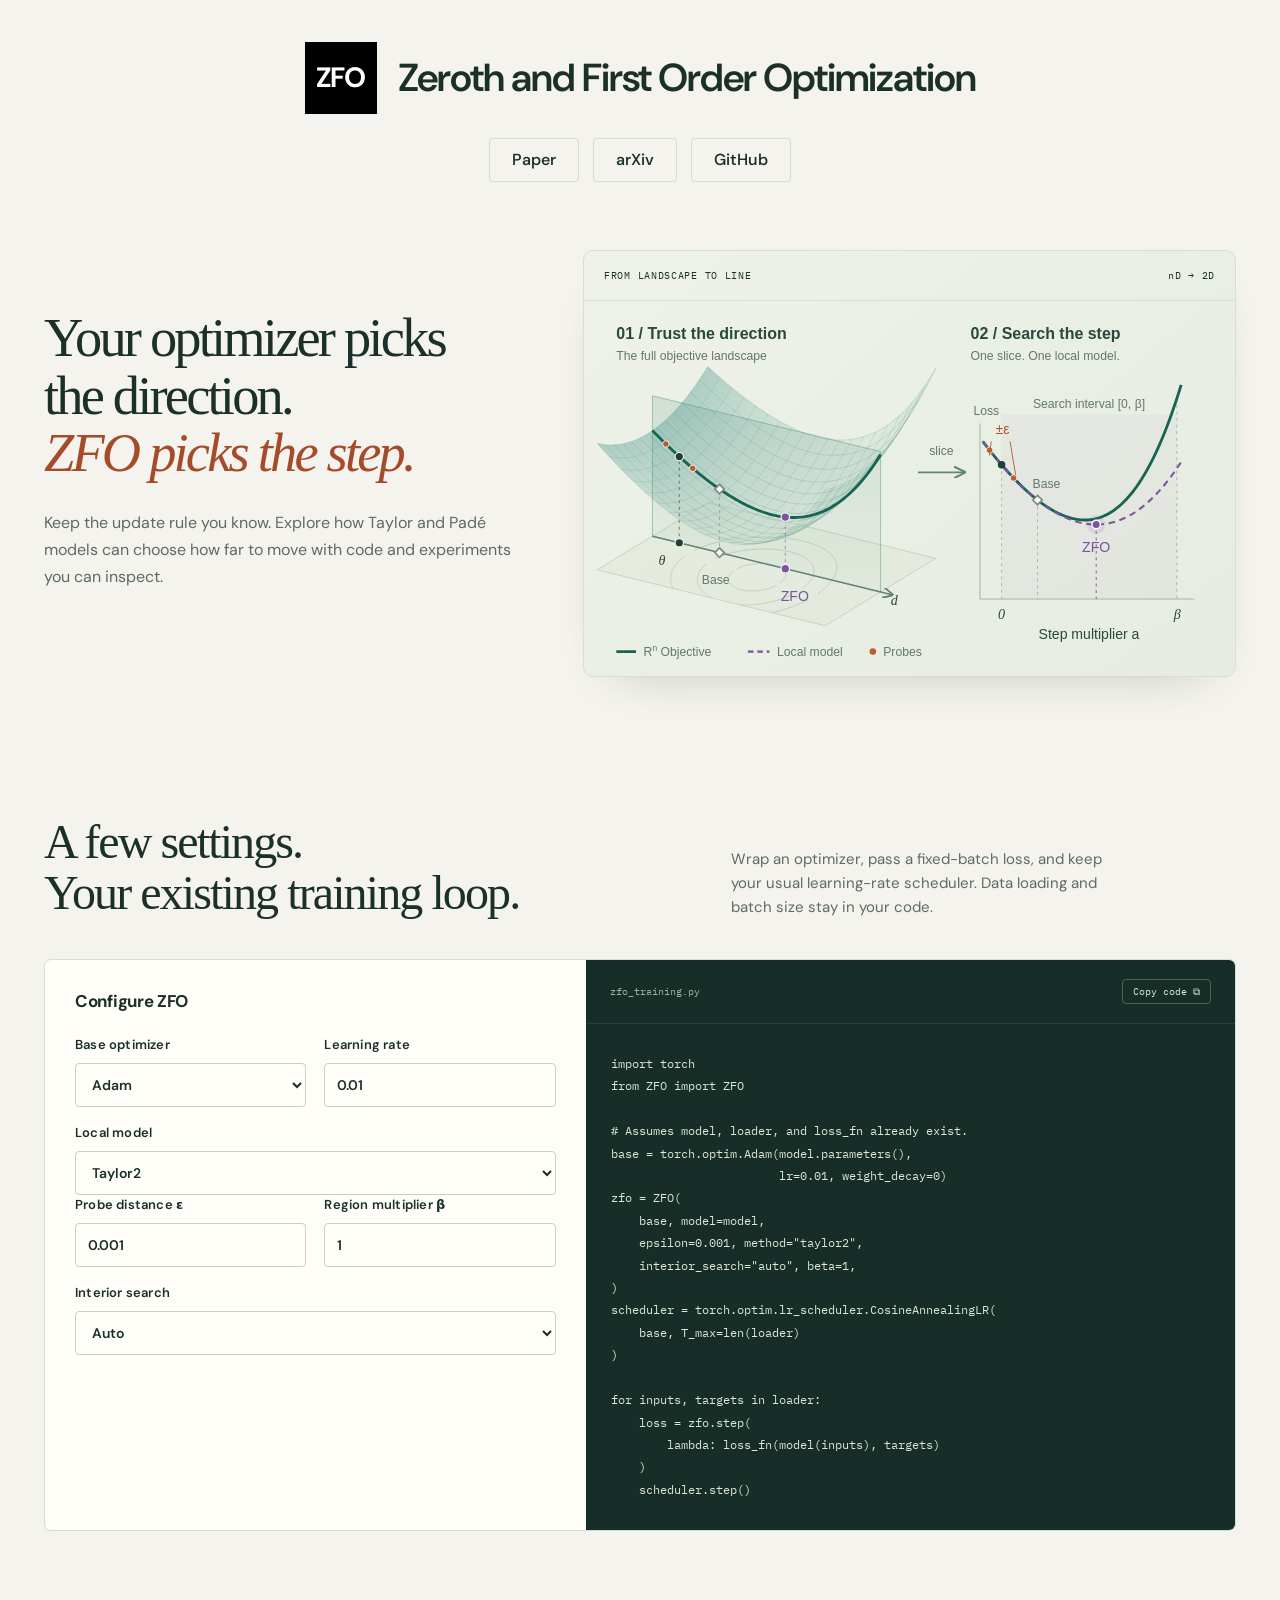
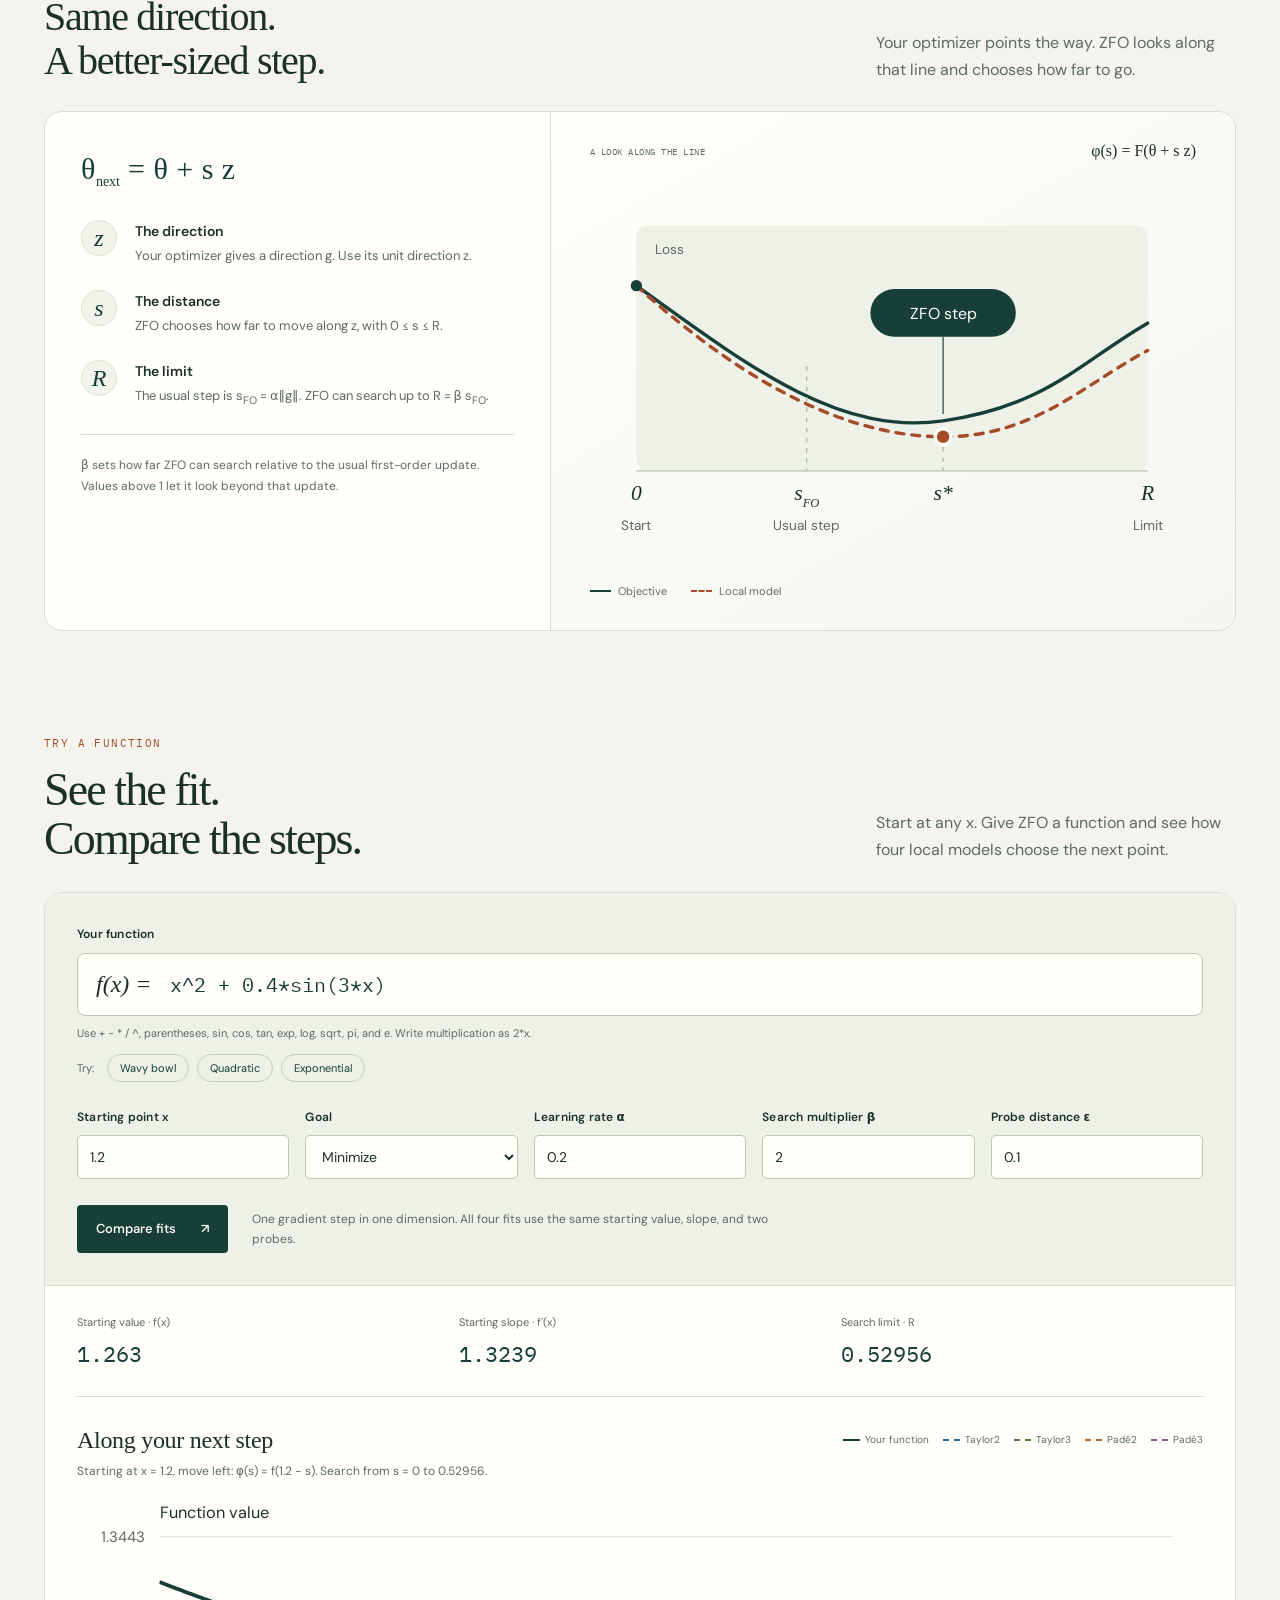
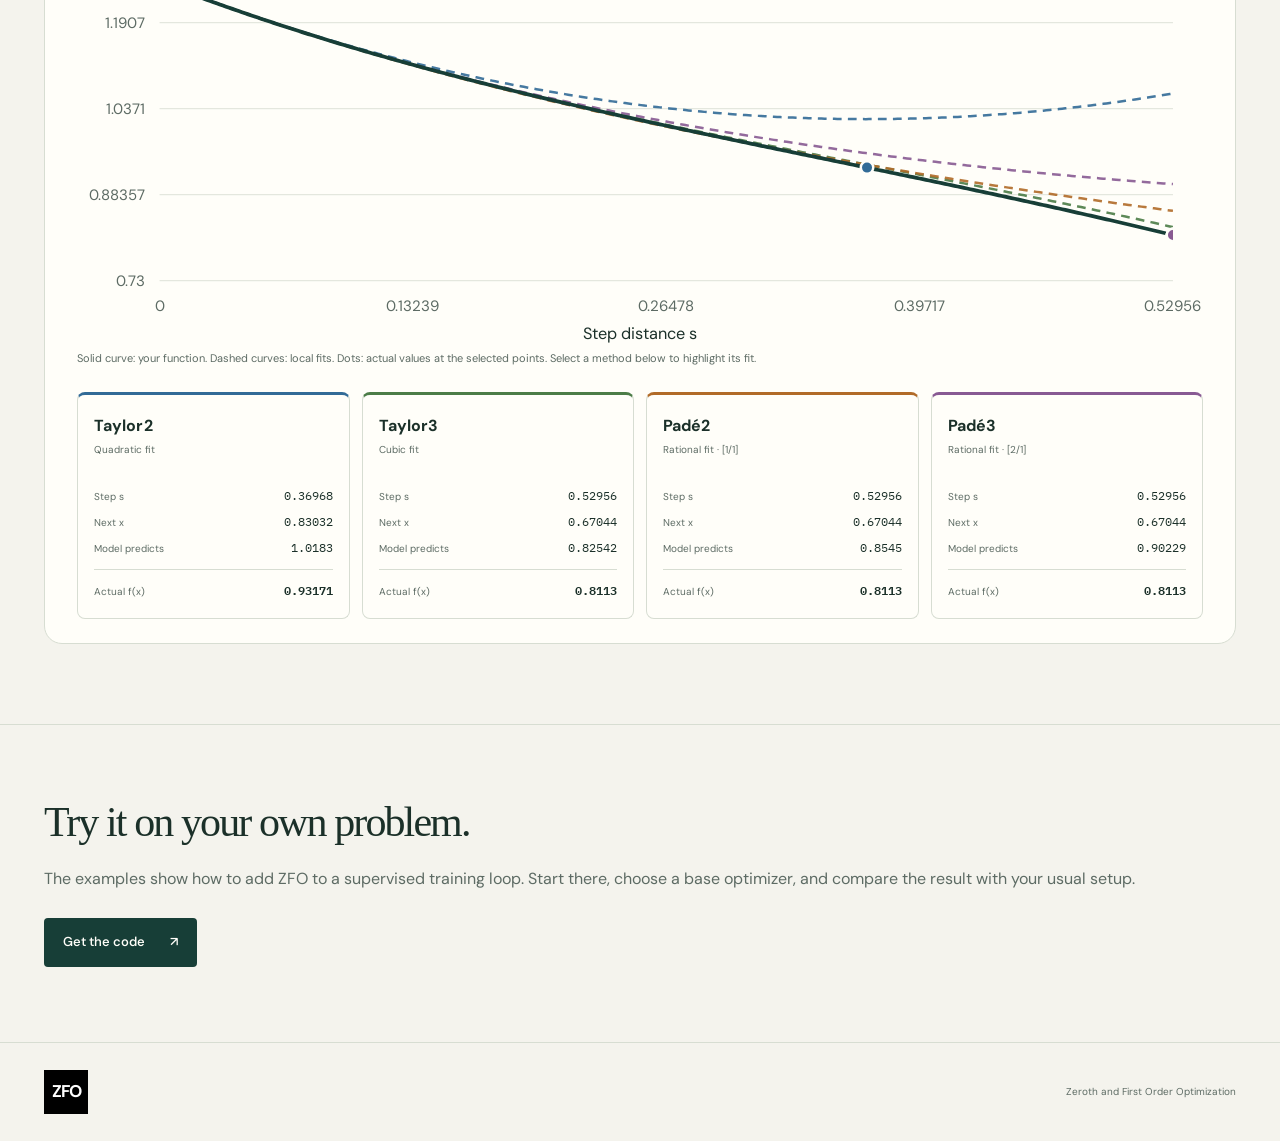
<file: docs/index.html>
<!doctype html>
<html lang="en">
<head>
  <meta charset="utf-8">
  <meta name="viewport" content="width=device-width,initial-scale=1">
  <meta name="description" content="ZFO: reusable Taylor and Padé step selection for PyTorch optimizers. Explore the library and configure ZFO for your existing training loop.">
  <meta name="theme-color" content="#f4f3ed">
  <title>ZFO — A better look along your next step</title>
  <link rel="icon" href="assets/favicon.svg" type="image/svg+xml">
  <link rel="stylesheet" href="styles.css?v=20261021-legend-row">
  <script src="playground-core.js?v=20261021-playground" defer></script>
  <script src="site.js?v=20261021-playground-clean" defer></script>
</head>
<body>
<a class="skip" href="#main">Skip to content</a>
<header class="header wrap">
  <div class="brand"><span class="brand-mark">ZFO</span><span class="brand-name">Zeroth and First Order Optimization</span></div>
  <nav aria-label="Main navigation">
    <a href="assets/paper.pdf" target="_blank" rel="noopener">Paper</a>
    <a href="https://arxiv.org/abs/2610.02190">arXiv</a>
    <a href="https://github.com/nizswan/Zeroth-First-Order-Framework">GitHub</a>
  </nav>
</header>
<main id="main">
  <section class="hero wrap">
    <div>
      <h1>Your optimizer picks<br>the direction.<br><em>ZFO picks the step.</em></h1>
      <p class="hero-copy">Keep the update rule you know. Explore how Taylor and Padé models can choose how far to move with code and experiments you can inspect.</p>
    </div>
    <figure class="hero-visual">
      <div class="visual-caption"><span>FROM LANDSCAPE TO LINE</span><span>nD → 2D</span></div>
      <picture>
        <source media="(max-width: 600px)" srcset="assets/hero-direction-step-mobile.svg" width="380" height="740">
        <img class="hero-landscape" src="assets/hero-direction-step.svg" width="680" height="390" alt="A 3D loss surface sliced along the optimizer direction unfolds into a 2D loss curve. Two probes fit a local model; the base optimizer and ZFO select different steps along the same line.">
      </picture>
    </figure>
  </section>

  <section id="library" class="section wrap">
    <div class="section-heading"><div><h2>A few settings.<br>Your existing training loop.</h2></div><p>Wrap an optimizer, pass a fixed-batch loss, and keep your usual learning-rate scheduler. Data loading and batch size stay in your code.</p></div>
    <div class="configuration">
      <form id="configuration" class="controls" aria-label="ZFO configuration builder">
        <div class="control-title"><h3>Configure ZFO</h3></div>
        <div class="field-row"><label>Base optimizer<select id="base"><option>Adam</option><option>SGD</option><option>AdamW</option><option>Muon</option><option>TACO</option></select></label><label>Learning rate<input id="lr" type="number" min="0" max="100" step="any" value="0.01" required></label></div>
        <label>Local model<select id="method"><option value="taylor2">Taylor2</option><option value="taylor3">Taylor3</option><option value="pade2">Padé2 · [1/1]</option><option value="pade3">Padé3 · [1/2]</option><option value="pade3_21">Padé3 · [2/1]</option></select></label>
        <div class="field-row"><label>Probe distance ε<input id="epsilon" type="number" min="0.000000001" step="any" value="0.001" required></label><label>Region multiplier β<input id="beta" type="number" min="0.000001" max="100" step="any" value="1" required></label></div>
        <label>Interior search<select id="interior"><option value="auto">Auto</option><option value="true">Enabled</option><option value="false">Disabled</option></select></label>
      </form>
      <div class="code-panel"><div class="code-toolbar"><span>zfo_training.py</span><button id="copy-code" type="button">Copy code <span aria-hidden="true">⧉</span></button></div><pre><code id="config-code"></code></pre></div>
    </div>
    <section class="step-story" aria-labelledby="step-story-title">
      <div class="step-story-heading"><div><h3 id="step-story-title">Same direction.<br>A better-sized step.</h3></div><p>Your optimizer points the way. ZFO looks along that line and chooses how far to go.</p></div>
      <div class="step-frame">
        <div class="step-explanation">
          <p class="step-equation">θ<sub>next</sub> = θ + s z</p>
          <dl class="step-definitions">
            <div><dt>z</dt><dd><strong>The direction</strong><span>Your optimizer gives a direction g. Use its unit direction z.</span></dd></div>
            <div><dt>s</dt><dd><strong>The distance</strong><span>ZFO chooses how far to move along z, with 0 ≤ s ≤ R.</span></dd></div>
            <div><dt>R</dt><dd><strong>The limit</strong><span>The usual step is s<sub>FO</sub> = α‖g‖. ZFO can search up to R = β s<sub>FO</sub>.</span></dd></div>
          </dl>
          <p class="step-footnote">β sets how far ZFO can search relative to the usual first-order update. Values above 1 let it look beyond that update.</p>
        </div>
        <figure class="step-figure">
          <div class="step-figure-label"><span>A LOOK ALONG THE LINE</span><span>φ(s) = F(θ + s z)</span></div>
          <svg viewBox="0 0 560 340" role="img" aria-labelledby="step-figure-title step-figure-desc">
            <title id="step-figure-title">Choose a distance along one direction</title>
            <desc id="step-figure-desc">Illustrative loss-minimization example. The local model chooses a step s star between the usual optimizer step s FO and the search limit R. The actual objective can differ from the model prediction.</desc>
            <rect x="54" y="40" width="450" height="216" rx="10" fill="#edf1e7"/>
            <text x="70" y="65" class="plot-small">Loss</text>
            <path d="M54 93C155 166 233 225 324 212S445 160 504 126" class="story-actual"/>
            <path d="M54 93C155 185 245 226 324 226S445 182 504 150" class="story-fit"/>
            <path d="M204 164V256 M324 226V256" class="story-guide"/>
            <path d="M54 256H504" class="story-axis"/>
            <circle cx="54" cy="93" r="5" fill="#173e37"/>
            <circle cx="324" cy="226" r="7" fill="#a54b29" stroke="#fffef9" stroke-width="3"/>
            <path d="M324 138V206" class="story-callout-line"/>
            <rect x="260" y="96" width="128" height="42" rx="21" fill="#173e37"/>
            <text x="324" y="122" text-anchor="middle" class="story-callout">ZFO step</text>
            <g text-anchor="middle" class="story-tick"><text x="54" y="282">0</text><text x="204" y="282">s<tspan baseline-shift="sub" font-size="11">FO</tspan></text><text x="324" y="282">s*</text><text x="504" y="282">R</text></g>
            <g text-anchor="middle" class="plot-small"><text x="54" y="308">Start</text><text x="204" y="308">Usual step</text><text x="504" y="308">Limit</text></g>
          </svg>
          <figcaption><span><i class="actual-swatch"></i>Objective</span><span><i class="fit-swatch"></i>Local model</span></figcaption>
        </figure>
      </div>
    </section>
  </section>

  <section id="playground" class="playground-section section wrap" aria-labelledby="playground-title">
    <div class="playground-heading"><div><p class="section-kicker">TRY A FUNCTION</p><h2 id="playground-title">See the fit.<br>Compare the steps.</h2></div><p>Start at any x. Give ZFO a function and see how four local models choose the next point.</p></div>
    <div class="playground-frame">
      <form id="function-form" class="function-form" aria-label="Function playground">
        <label class="function-field" for="function-expression">Your function</label>
        <div class="function-input"><span aria-hidden="true">f(x) =</span><input id="function-expression" value="x^2 + 0.4*sin(3*x)" maxlength="240" spellcheck="false" autocomplete="off" aria-describedby="function-help" required></div>
        <p id="function-help">Use + − * / ^, parentheses, sin, cos, tan, exp, log, sqrt, pi, and e. Write multiplication as 2*x.</p>
        <div class="function-presets" aria-label="Example functions"><span>Try:</span><button type="button" data-example="wave">Wavy bowl</button><button type="button" data-example="quadratic">Quadratic</button><button type="button" data-example="exponential">Exponential</button></div>
        <div class="function-settings">
          <label>Starting point x<input id="function-x" type="number" step="any" value="1.2" min="-1000000" max="1000000" required></label>
          <label>Goal<select id="function-goal"><option value="min">Minimize</option><option value="max">Maximize</option></select></label>
          <label>Learning rate α<input id="function-lr" type="number" step="any" value="0.2" min="0.000001" max="100" required></label>
          <label>Search multiplier β<input id="function-beta" type="number" step="any" value="2" min="0.000001" max="100" required></label>
          <label>Probe distance ε<input id="function-epsilon" type="number" step="any" value="0.1" min="0.00001" max="10" required></label>
        </div>
        <div class="function-submit"><button class="button primary" type="submit">Compare fits <span aria-hidden="true">↗</span></button><p>One gradient step in one dimension. All four fits use the same starting value, slope, and two probes.</p></div>
      </form>
      <p id="function-error" class="function-error" role="alert" hidden></p>
      <div id="function-results" class="function-results">
        <div id="function-summary" class="function-summary" aria-live="polite"></div>
        <div class="fit-chart-heading"><div><h3>Along your next step</h3><p id="function-chart-caption"></p></div><div id="function-legend" class="function-legend" aria-label="Plot legend"></div></div>
        <div id="function-chart" class="function-chart"></div>
        <p class="fit-chart-help">Solid curve: your function. Dashed curves: local fits. Dots: actual values at the selected points. Select a method below to highlight its fit.</p>
        <div id="function-methods" class="function-methods"></div>
        <p id="function-notes" class="function-notes"></p>
      </div>
    </div>
  </section>

  <section id="research" class="section wrap next-step">
    <div><h2>Try it on your own problem.</h2><p>The examples show how to add ZFO to a supervised training loop. Start there, choose a base optimizer, and compare the result with your usual setup.</p><a class="button primary" href="https://github.com/nizswan/Zeroth-First-Order-Framework">Get the code <span aria-hidden="true">↗</span></a></div>
  </section>

</main>
<footer class="wrap"><div class="brand"><span class="brand-mark">ZFO</span></div><span>Zeroth and First Order Optimization</span></footer>
<div id="copy-status" class="sr-only" role="status"></div>
</body>
</html>
</file>
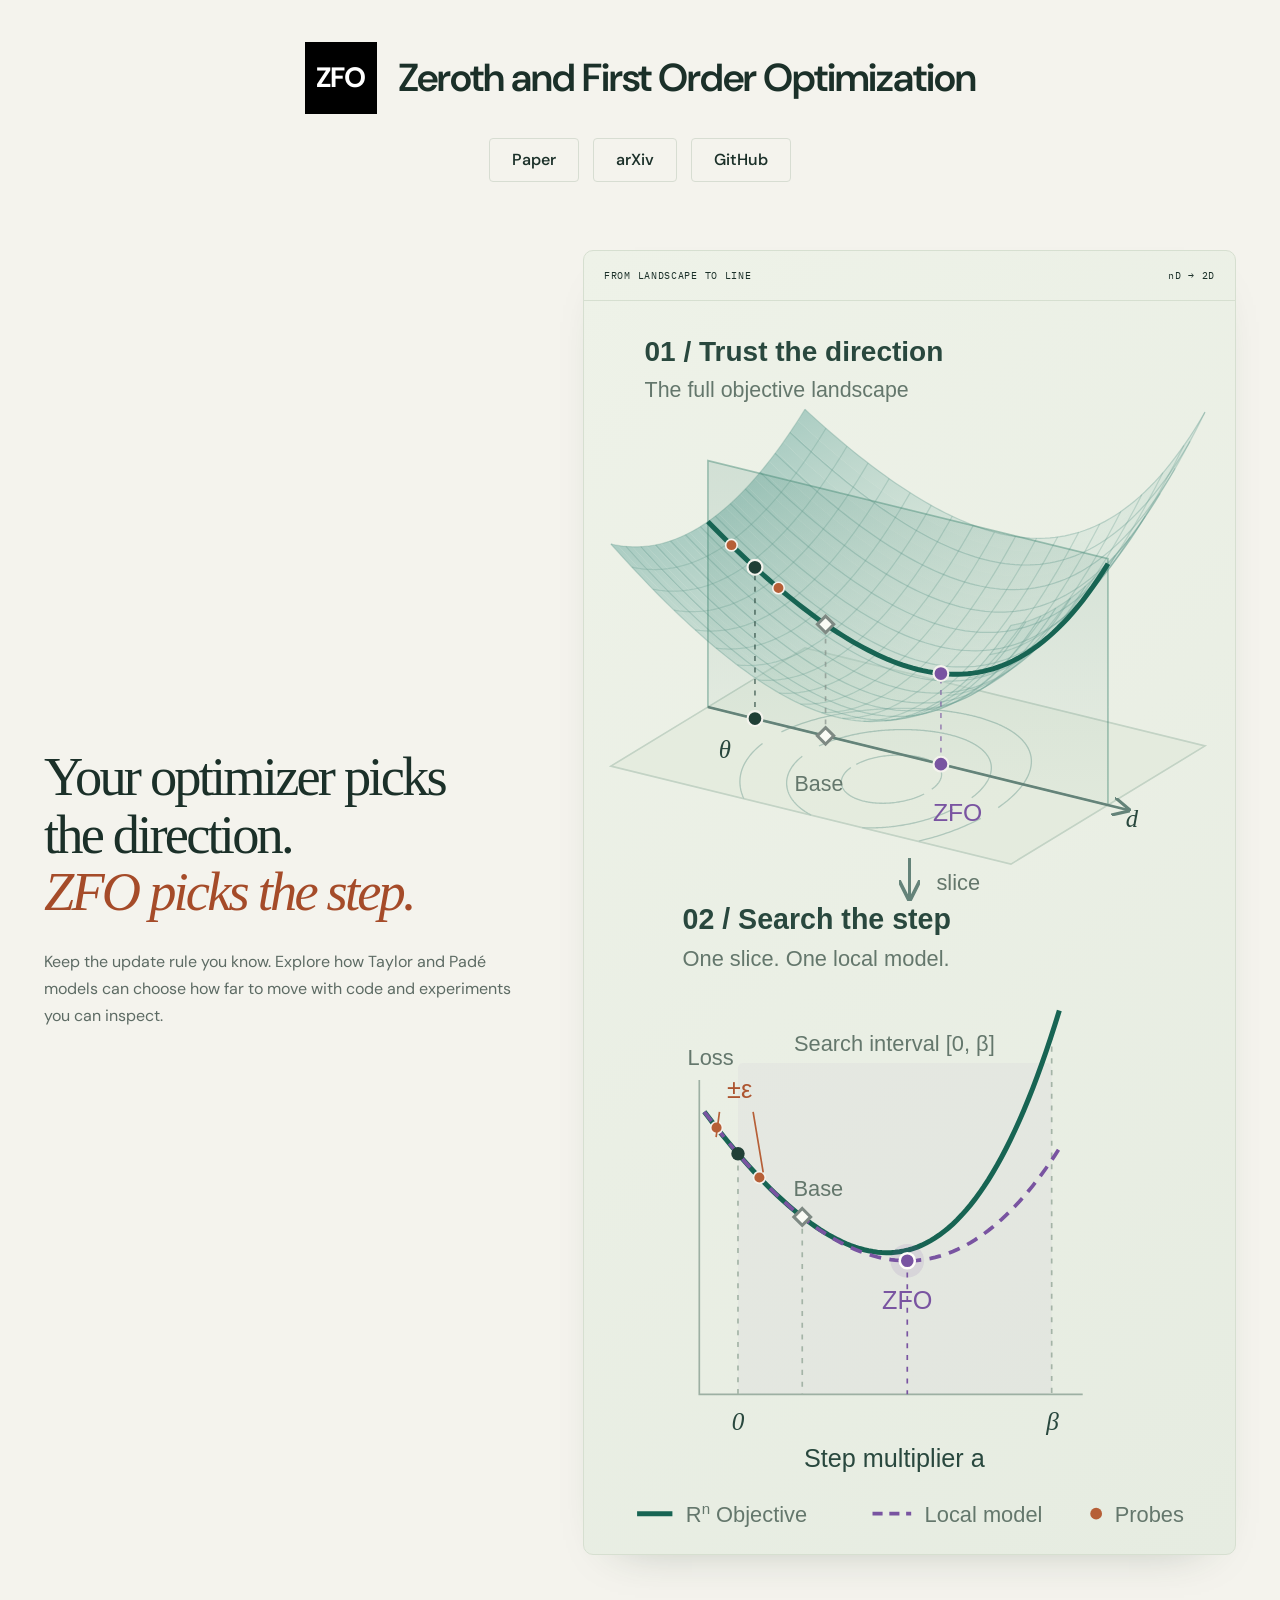
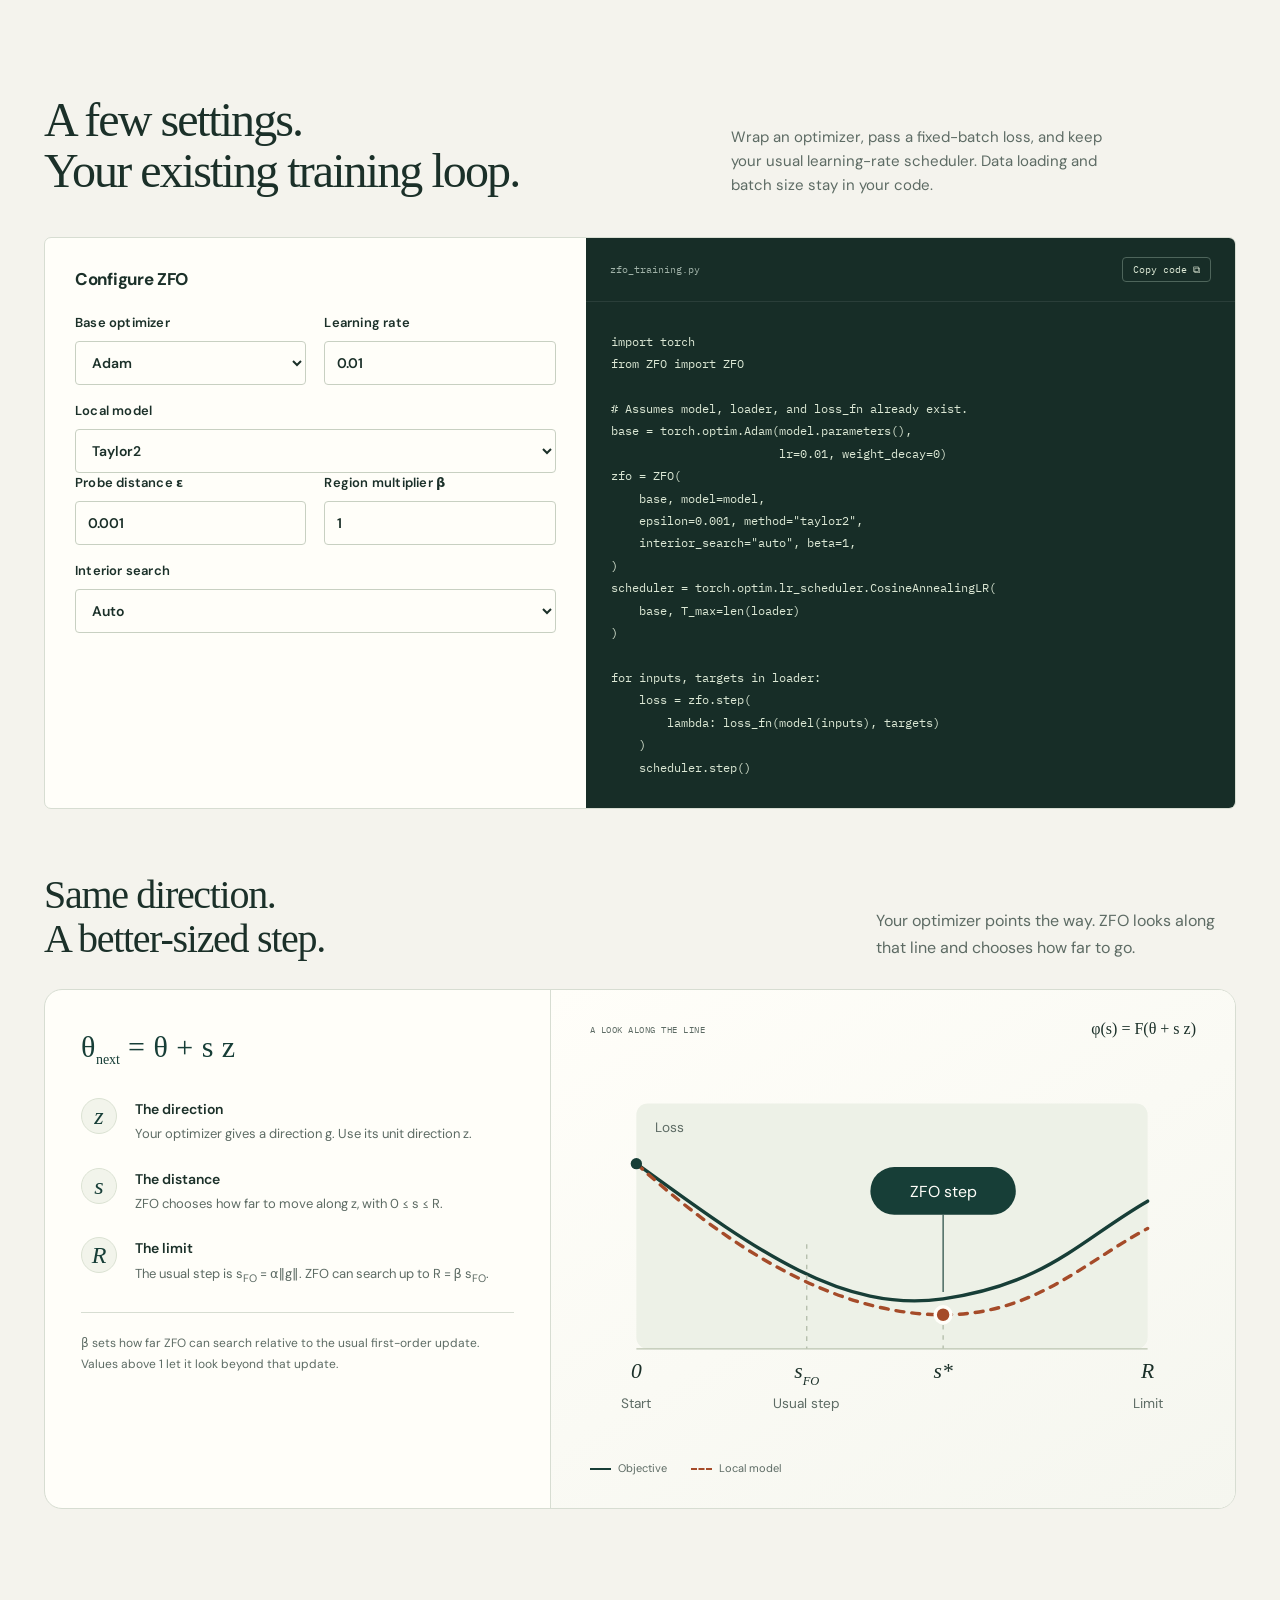
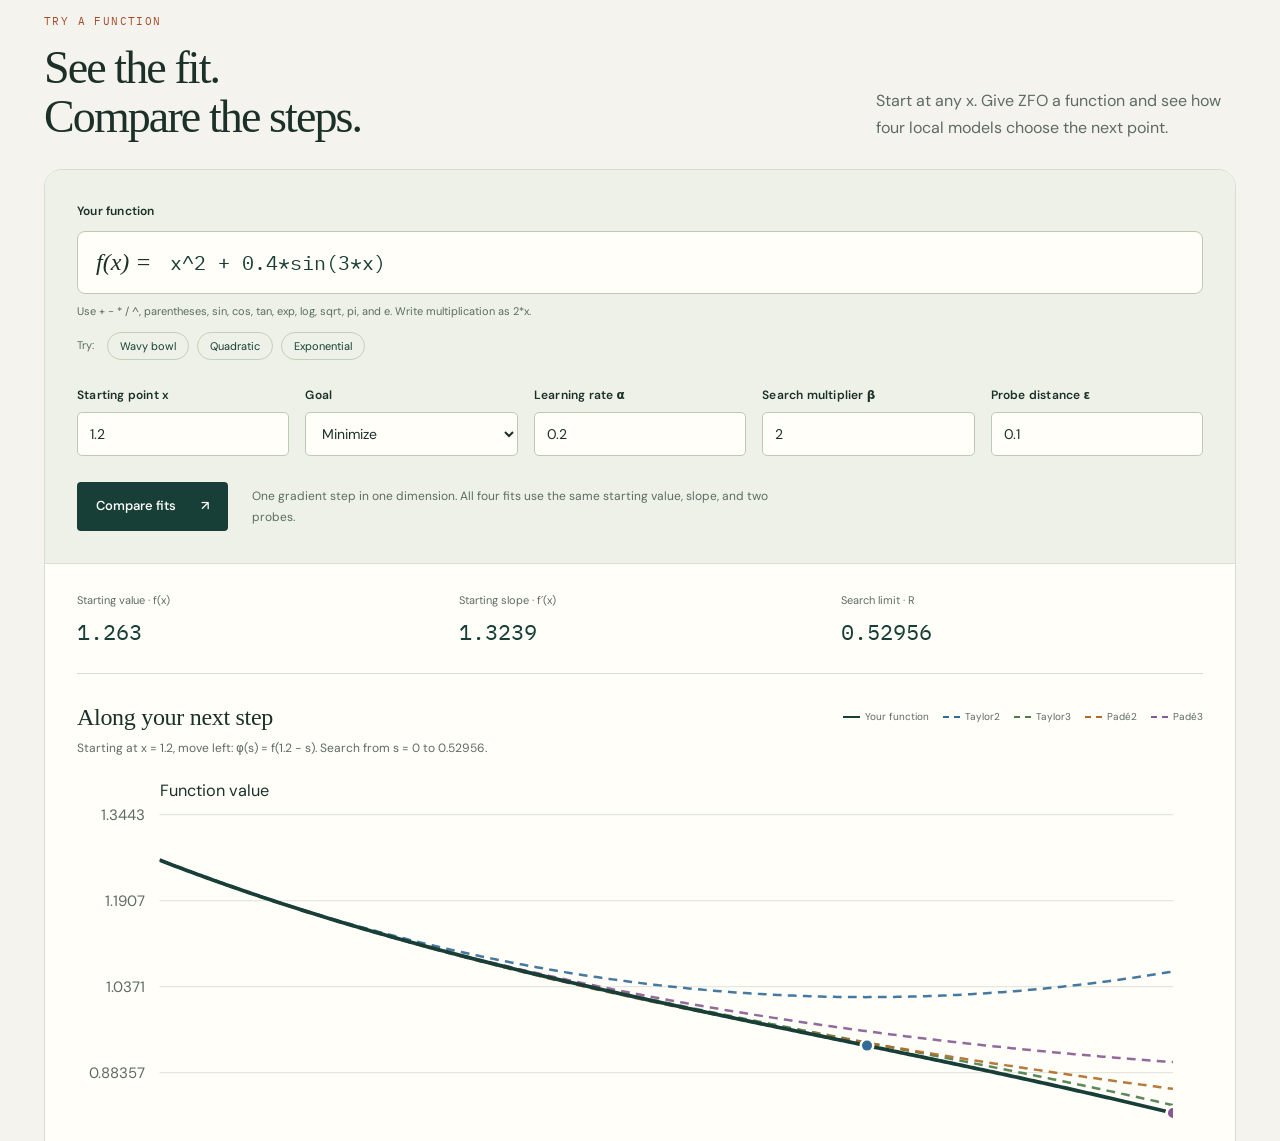
<file: website/index.html>
<!doctype html>
<html lang="en">
<head>
  <meta charset="utf-8">
  <meta name="viewport" content="width=device-width,initial-scale=1">
  <meta name="description" content="ZFO: reusable Taylor and Padé step selection for PyTorch optimizers. Explore the library and configure ZFO for your existing training loop.">
  <meta name="theme-color" content="#f4f3ed">
  <title>ZFO — A better look along your next step</title>
  <link rel="icon" href="assets/favicon.svg" type="image/svg+xml">
  <link rel="stylesheet" href="styles.css?v=20261021-legend-row">
  <script src="playground-core.js?v=20261021-playground" defer></script>
  <script src="site.js?v=20261021-playground-clean" defer></script>
</head>
<body>
<a class="skip" href="#main">Skip to content</a>
<header class="header wrap">
  <div class="brand"><span class="brand-mark">ZFO</span><span class="brand-name">Zeroth and First Order Optimization</span></div>
  <nav aria-label="Main navigation">
    <a href="assets/paper.pdf" target="_blank" rel="noopener">Paper</a>
    <a href="https://arxiv.org/abs/2610.02190">arXiv</a>
    <a href="https://github.com/nizswan/Zeroth-First-Order-Framework">GitHub</a>
  </nav>
</header>
<main id="main">
  <section class="hero wrap">
    <div>
      <h1>Your optimizer picks<br>the direction.<br><em>ZFO picks the step.</em></h1>
      <p class="hero-copy">Keep the update rule you know. Explore how Taylor and Padé models can choose how far to move with code and experiments you can inspect.</p>
    </div>
    <figure class="hero-visual">
      <div class="visual-caption"><span>FROM LANDSCAPE TO LINE</span><span>nD → 2D</span></div>
      <picture>
        <source media="(max-width: 600px)" srcset="assets/hero-direction-step-mobile.svg" width="380" height="740">
        <img class="hero-landscape" src="assets/hero-direction-step.svg" width="680" height="390" alt="A 3D loss surface sliced along the optimizer direction unfolds into a 2D loss curve. Two probes fit a local model; the base optimizer and ZFO select different steps along the same line.">
      </picture>
    </figure>
  </section>

  <section id="library" class="section wrap">
    <div class="section-heading"><div><h2>A few settings.<br>Your existing training loop.</h2></div><p>Wrap an optimizer, pass a fixed-batch loss, and keep your usual learning-rate scheduler. Data loading and batch size stay in your code.</p></div>
    <div class="configuration">
      <form id="configuration" class="controls" aria-label="ZFO configuration builder">
        <div class="control-title"><h3>Configure ZFO</h3></div>
        <div class="field-row"><label>Base optimizer<select id="base"><option>Adam</option><option>SGD</option><option>AdamW</option><option>Muon</option><option>TACO</option></select></label><label>Learning rate<input id="lr" type="number" min="0" max="100" step="any" value="0.01" required></label></div>
        <label>Local model<select id="method"><option value="taylor2">Taylor2</option><option value="taylor3">Taylor3</option><option value="pade2">Padé2 · [1/1]</option><option value="pade3">Padé3 · [1/2]</option><option value="pade3_21">Padé3 · [2/1]</option></select></label>
        <div class="field-row"><label>Probe distance ε<input id="epsilon" type="number" min="0.000000001" step="any" value="0.001" required></label><label>Region multiplier β<input id="beta" type="number" min="0.000001" max="100" step="any" value="1" required></label></div>
        <label>Interior search<select id="interior"><option value="auto">Auto</option><option value="true">Enabled</option><option value="false">Disabled</option></select></label>
      </form>
      <div class="code-panel"><div class="code-toolbar"><span>zfo_training.py</span><button id="copy-code" type="button">Copy code <span aria-hidden="true">⧉</span></button></div><pre><code id="config-code"></code></pre></div>
    </div>
    <section class="step-story" aria-labelledby="step-story-title">
      <div class="step-story-heading"><div><h3 id="step-story-title">Same direction.<br>A better-sized step.</h3></div><p>Your optimizer points the way. ZFO looks along that line and chooses how far to go.</p></div>
      <div class="step-frame">
        <div class="step-explanation">
          <p class="step-equation">θ<sub>next</sub> = θ + s z</p>
          <dl class="step-definitions">
            <div><dt>z</dt><dd><strong>The direction</strong><span>Your optimizer gives a direction g. Use its unit direction z.</span></dd></div>
            <div><dt>s</dt><dd><strong>The distance</strong><span>ZFO chooses how far to move along z, with 0 ≤ s ≤ R.</span></dd></div>
            <div><dt>R</dt><dd><strong>The limit</strong><span>The usual step is s<sub>FO</sub> = α‖g‖. ZFO can search up to R = β s<sub>FO</sub>.</span></dd></div>
          </dl>
          <p class="step-footnote">β sets how far ZFO can search relative to the usual first-order update. Values above 1 let it look beyond that update.</p>
        </div>
        <figure class="step-figure">
          <div class="step-figure-label"><span>A LOOK ALONG THE LINE</span><span>φ(s) = F(θ + s z)</span></div>
          <svg viewBox="0 0 560 340" role="img" aria-labelledby="step-figure-title step-figure-desc">
            <title id="step-figure-title">Choose a distance along one direction</title>
            <desc id="step-figure-desc">Illustrative loss-minimization example. The local model chooses a step s star between the usual optimizer step s FO and the search limit R. The actual objective can differ from the model prediction.</desc>
            <rect x="54" y="40" width="450" height="216" rx="10" fill="#edf1e7"/>
            <text x="70" y="65" class="plot-small">Loss</text>
            <path d="M54 93C155 166 233 225 324 212S445 160 504 126" class="story-actual"/>
            <path d="M54 93C155 185 245 226 324 226S445 182 504 150" class="story-fit"/>
            <path d="M204 164V256 M324 226V256" class="story-guide"/>
            <path d="M54 256H504" class="story-axis"/>
            <circle cx="54" cy="93" r="5" fill="#173e37"/>
            <circle cx="324" cy="226" r="7" fill="#a54b29" stroke="#fffef9" stroke-width="3"/>
            <path d="M324 138V206" class="story-callout-line"/>
            <rect x="260" y="96" width="128" height="42" rx="21" fill="#173e37"/>
            <text x="324" y="122" text-anchor="middle" class="story-callout">ZFO step</text>
            <g text-anchor="middle" class="story-tick"><text x="54" y="282">0</text><text x="204" y="282">s<tspan baseline-shift="sub" font-size="11">FO</tspan></text><text x="324" y="282">s*</text><text x="504" y="282">R</text></g>
            <g text-anchor="middle" class="plot-small"><text x="54" y="308">Start</text><text x="204" y="308">Usual step</text><text x="504" y="308">Limit</text></g>
          </svg>
          <figcaption><span><i class="actual-swatch"></i>Objective</span><span><i class="fit-swatch"></i>Local model</span></figcaption>
        </figure>
      </div>
    </section>
  </section>

  <section id="playground" class="playground-section section wrap" aria-labelledby="playground-title">
    <div class="playground-heading"><div><p class="section-kicker">TRY A FUNCTION</p><h2 id="playground-title">See the fit.<br>Compare the steps.</h2></div><p>Start at any x. Give ZFO a function and see how four local models choose the next point.</p></div>
    <div class="playground-frame">
      <form id="function-form" class="function-form" aria-label="Function playground">
        <label class="function-field" for="function-expression">Your function</label>
        <div class="function-input"><span aria-hidden="true">f(x) =</span><input id="function-expression" value="x^2 + 0.4*sin(3*x)" maxlength="240" spellcheck="false" autocomplete="off" aria-describedby="function-help" required></div>
        <p id="function-help">Use + − * / ^, parentheses, sin, cos, tan, exp, log, sqrt, pi, and e. Write multiplication as 2*x.</p>
        <div class="function-presets" aria-label="Example functions"><span>Try:</span><button type="button" data-example="wave">Wavy bowl</button><button type="button" data-example="quadratic">Quadratic</button><button type="button" data-example="exponential">Exponential</button></div>
        <div class="function-settings">
          <label>Starting point x<input id="function-x" type="number" step="any" value="1.2" min="-1000000" max="1000000" required></label>
          <label>Goal<select id="function-goal"><option value="min">Minimize</option><option value="max">Maximize</option></select></label>
          <label>Learning rate α<input id="function-lr" type="number" step="any" value="0.2" min="0.000001" max="100" required></label>
          <label>Search multiplier β<input id="function-beta" type="number" step="any" value="2" min="0.000001" max="100" required></label>
          <label>Probe distance ε<input id="function-epsilon" type="number" step="any" value="0.1" min="0.00001" max="10" required></label>
        </div>
        <div class="function-submit"><button class="button primary" type="submit">Compare fits <span aria-hidden="true">↗</span></button><p>One gradient step in one dimension. All four fits use the same starting value, slope, and two probes.</p></div>
      </form>
      <p id="function-error" class="function-error" role="alert" hidden></p>
      <div id="function-results" class="function-results">
        <div id="function-summary" class="function-summary" aria-live="polite"></div>
        <div class="fit-chart-heading"><div><h3>Along your next step</h3><p id="function-chart-caption"></p></div><div id="function-legend" class="function-legend" aria-label="Plot legend"></div></div>
        <div id="function-chart" class="function-chart"></div>
        <p class="fit-chart-help">Solid curve: your function. Dashed curves: local fits. Dots: actual values at the selected points. Select a method below to highlight its fit.</p>
        <div id="function-methods" class="function-methods"></div>
        <p id="function-notes" class="function-notes"></p>
      </div>
    </div>
  </section>

  <section id="research" class="section wrap next-step">
    <div><h2>Try it on your own problem.</h2><p>The examples show how to add ZFO to a supervised training loop. Start there, choose a base optimizer, and compare the result with your usual setup.</p><a class="button primary" href="https://github.com/nizswan/Zeroth-First-Order-Framework/tree/main/wrapper">Get the code <span aria-hidden="true">↗</span></a></div>
  </section>

</main>
<footer class="wrap"><div class="brand"><span class="brand-mark">ZFO</span></div><span>Zeroth and First Order Optimization</span></footer>
<div id="copy-status" class="sr-only" role="status"></div>
</body>
</html>
</file>
<file: docs/styles.css>
@import url('https://fonts.googleapis.com/css2?family=DM+Sans:wght@400;450;500;550;600;650;700&family=IBM+Plex+Mono:wght@400;500&display=swap');
:root{--paper:#f4f3ed;--ink:#1b3029;--muted:#5d6b64;--line:#d7ddd2;--green:#173e37;--pale:#e2ebd7;--rust:#a54b29;--white:#fffef9;--mono:'IBM Plex Mono',ui-monospace,monospace;--sans:'DM Sans',system-ui,sans-serif}*{box-sizing:border-box}html{scroll-behavior:smooth;scroll-padding-top:30px}body{margin:0;background:var(--paper);color:var(--ink);font-family:var(--sans);font-size:16px;line-height:1.6}a{color:inherit;text-decoration:none}a:hover{text-decoration:underline;text-underline-offset:5px}button,input,select{font:inherit}button,a,input,select{touch-action:manipulation}button:focus-visible,a:focus-visible,input:focus-visible,select:focus-visible,[tabindex]:focus-visible{outline:3px solid var(--rust);outline-offset:4px}button{cursor:pointer}.wrap{max-width:1280px;padding-inline:44px;margin-inline:auto}.header{display:flex;align-items:center;justify-content:space-between;height:112px;gap:25px}.brand{font-weight:700;font-size:24px;letter-spacing:-1px;display:flex;align-items:center;gap:10px;white-space:nowrap}.brand-mark{display:inline-grid;place-items:center;width:34px;height:34px;background:var(--green);color:var(--pale);border-radius:7px;font-size:27px;line-height:1}.brand-note{font:9px var(--mono);letter-spacing:1px;line-height:1.4;width:80px;white-space:normal;margin-left:9px}.header nav{display:flex;align-items:center;gap:30px;font-size:13px;font-weight:550}.github{border:1px solid var(--line);border-radius:5px;padding:9px 18px}.hero{padding-top:62px;padding-bottom:70px;display:grid;grid-template-columns:1.05fr 1fr;gap:36px;align-items:center}.eyebrow{font:10px var(--mono);font-weight:500;letter-spacing:1.5px;margin:0 0 25px;display:flex;align-items:center;gap:8px}.status-dot{display:inline-block;width:6px;height:6px;background:#819756;border-radius:50%}h1,h2,.closing p{font-family:Georgia,'Times New Roman',serif;font-weight:400;letter-spacing:-2.8px;line-height:1.06;margin:0}h1{font-size:clamp(42px,4.5vw,65px)}h1 em,h2 em,.closing em{color:var(--rust);font-weight:400}h2{font-size:48px;letter-spacing:-1.9px}h3{font-size:17px;letter-spacing:-.3px;margin:0 0 12px}.hero-copy{font-size:16px;line-height:1.7;max-width:480px;color:var(--muted);margin:26px 0}.actions{display:flex;align-items:center;gap:23px;flex-wrap:wrap}.button{display:inline-flex;align-items:center;justify-content:space-between;gap:25px;padding:14px 19px;font-size:13px;font-weight:550;border-radius:4px}.button:hover{text-decoration:none;background:#27574a}.primary{background:var(--green);color:var(--white)}.text-link{font-size:13px;font-weight:600}.quiet{font-size:11px;color:var(--muted)}.hero .quiet{margin-top:22px;letter-spacing:.4px}.hero-visual{background:#e9ede3;border:1px solid #d6dfd0;border-radius:8px;transform:rotate(-1deg);margin-top:35px;box-shadow:0 18px 45px -30px #203b2760}.visual-caption,.visual-bottom{display:flex;justify-content:space-between;gap:15px;padding:23px 25px;font:9px var(--mono);letter-spacing:.4px}.visual-caption{border-bottom:1px solid #d6dfd0}.hero-visual svg{width:100%;display:block;padding:15px 8px 0}.visual-bottom{padding-block:18px;border-top:1px solid #d6dfd0;font-size:8px;color:var(--muted)}.mono{font-family:var(--mono)}.fact-strip{display:grid;grid-template-columns:repeat(4,1fr);padding-block:24px;border-top:1px solid var(--line);border-bottom:1px solid var(--line)}.fact-strip div{display:flex;align-items:center;gap:13px;border-right:1px solid var(--line);padding-left:25px}.fact-strip div:first-child{padding-left:0}.fact-strip div:last-child{border:0}.fact-strip strong{font:32px Georgia,serif}.fact-strip span{font-size:11px;max-width:135px;color:var(--muted);line-height:1.4}.section{padding-top:92px;padding-bottom:90px}.section-heading{display:grid;grid-template-columns:1.2fr 1fr;align-items:end;gap:80px;margin-bottom:40px}.section-heading p:not(.eyebrow){color:var(--muted);font-size:15px;max-width:400px;margin-bottom:0}.section-heading .eyebrow{margin-bottom:18px}.configuration{display:grid;grid-template-columns:1fr 1.2fr;border:1px solid var(--line);border-radius:7px;overflow:hidden;background:var(--white)}.controls{padding:28px 30px}.control-title{display:flex;justify-content:space-between;align-items:center;gap:10px;margin-bottom:20px}.control-title h3{margin:0}.tag{font:9px var(--mono);padding:5px 7px;border:1px solid var(--line);border-radius:3px;color:var(--muted);text-transform:uppercase}.controls label,.explorer-controls label{display:block;font-size:11px;font-weight:600;letter-spacing:.2px}.controls select,.controls input,.explorer-controls select{display:block;width:100%;background:transparent;border:1px solid #c8d0c2;border-radius:4px;padding:10px 12px;margin-top:7px;color:var(--ink);min-height:44px;font-size:13px}.controls select,.explorer-controls select{padding-right:24px}.controls label+label{margin-top:16px}.field-row{display:grid;grid-template-columns:1fr 1fr;gap:18px;margin-bottom:16px}.field-row label+label{margin-top:0}.field-help{font-size:11px;color:var(--muted);line-height:1.55;margin:9px 0 18px;min-height:30px}.notice{font-size:10px;line-height:1.7;color:#526342;border-left:2px solid #b3c997;padding:9px 13px;margin:0;background:#f0f3e8}.code-panel{background:#172d27;color:#dce8d5;display:flex;flex-direction:column;min-width:0}.code-toolbar{display:flex;justify-content:space-between;align-items:center;padding:19px 24px;border-bottom:1px solid #ffffff15;font:10px var(--mono);color:#a0b2a8}.code-toolbar button{border:1px solid #4e655b;color:#dce8d5;background:transparent;border-radius:4px;padding:5px 10px;font:10px var(--mono)}pre{margin:0;padding:29px 25px;overflow:auto;flex:1;font:11.5px/1.95 var(--mono);tab-size:4}code{font-family:var(--mono)}.code-foot{font-size:10px;color:#acbcae;border-top:1px solid #ffffff15;padding:18px 25px;display:flex;gap:8px;align-items:center}.install-line{display:flex;align-items:center;justify-content:space-between;gap:15px;background:#e9eddf;border-radius:4px;margin-top:12px;padding:18px 22px;font-size:11px}.install-line>span{font-size:9px;letter-spacing:.5px}.install-line a{font-size:11px}.mechanics{display:grid;grid-template-columns:repeat(3,1fr);gap:40px;padding-top:45px}.step-number{font:10px var(--mono);color:var(--rust)}.mechanics h3{margin-top:10px;font-size:15px}.mechanics p{font-size:13px;color:var(--muted);margin:0}.experiments{background:#e9ede3;border-block:1px solid #d4ddcd}.protocol{display:flex;justify-content:space-between;align-items:center;gap:20px;border-block:1px solid #cbd6c3;padding:18px 0;margin-bottom:27px;font-size:11px;color:var(--muted)}.protocol b{color:var(--ink)}.protocol a{font-size:10px;text-decoration:underline;text-underline-offset:4px}.explorer-controls{display:grid;grid-template-columns:1.1fr .7fr 1fr;align-items:end;gap:20px}.explorer-controls .text-link{justify-self:end;margin-bottom:12px}.experiment-heading{display:grid;grid-template-columns:1fr 1fr;gap:50px;margin:38px 0 17px;align-items:start}.experiment-heading h3{font:30px/1.25 Georgia,serif;letter-spacing:-.8px;margin-top:12px}.experiment-heading p{font-size:13px;color:var(--muted);margin:0}.table-scroll{overflow-x:auto;border:1px solid #cbd6c3;border-radius:5px;background:#f6f7f0}table{border-collapse:collapse;width:100%;font-size:11px;white-space:nowrap}th{font-weight:550;color:var(--muted);background:#dfe6d7;font-size:10px;text-align:left}td,th{padding:12px 15px;border-bottom:1px solid #dae2d3}td:nth-child(n+3){font:10px var(--mono)}tbody tr:last-child td{border-bottom:0}tbody tr[data-flat=true]{background:#eff1e9}td.selector{font-weight:600}.table-note{font-size:10px;line-height:1.7;color:var(--muted);max-width:950px;margin:13px 0 28px}.plot-link{display:block;background:#fff;border:1px solid #d4ddcd;border-radius:5px;overflow:hidden}.plot-link img{width:100%;height:auto;display:block}.plot-link span{display:block;padding:12px 19px;font-size:10px;border-top:1px solid var(--line);text-align:right}.evidence-notes{display:grid;grid-template-columns:1fr 1fr;gap:55px;margin-top:33px}.evidence-notes h3{font-size:14px}.evidence-notes p{font-size:12px;color:var(--muted);margin:0}.research{display:grid;grid-template-columns:1fr 1fr;gap:90px;align-items:center}.research h2{font-size:42px}.research p:not(.eyebrow){font-size:14px;color:var(--muted);max-width:450px}.repo-map{border-top:1px solid var(--line)}.repo-map a{display:grid;grid-template-columns:1.1fr 1.7fr auto;align-items:center;gap:20px;padding:24px 0;border-bottom:1px solid var(--line);font-size:11px}.repo-map .mono{font-size:12px;font-weight:500}.repo-map a>span:nth-child(2){color:var(--muted)}.closing{display:flex;justify-content:space-between;align-items:center;border-top:1px solid var(--line);padding-block:45px}.closing p{font-size:35px;letter-spacing:-1px}.closing .button{min-width:180px}footer{display:flex;align-items:center;gap:35px;justify-content:space-between;padding-block:27px;border-top:1px solid var(--line);font-size:10px;color:var(--muted)}footer .brand{font-size:20px;color:var(--ink)}footer .brand-mark{width:28px;height:28px;font-size:22px}.skip{position:absolute;left:15px;top:-100px;z-index:10;background:var(--green);color:white;padding:10px}.skip:focus{top:12px}.sr-only{position:absolute;width:1px;height:1px;padding:0;margin:-1px;overflow:hidden;clip:rect(0,0,0,0);white-space:nowrap;border:0}
@media(min-width:1400px){.hero{padding-top:80px;padding-bottom:90px}}@media(max-width:1000px){.wrap{padding-inline:28px}.header nav{gap:18px}.hero{gap:25px}.hero h1{font-size:49px}.hero-copy{font-size:14px}.hero-visual{margin-top:20px}.section-heading{gap:40px}h2{font-size:42px}.controls{padding:24px 20px}.configuration{grid-template-columns:1fr 1fr}.control-title{flex-wrap:wrap}pre{font-size:10px;padding:24px 18px}.fact-strip span{font-size:10px}.fact-strip div{padding-left:15px}.fact-strip strong{font-size:27px}.protocol{flex-wrap:wrap}.research{gap:45px}.install-line{flex-wrap:wrap}.explorer-controls{grid-template-columns:1.3fr 1fr}.explorer-controls .text-link{grid-column:1/-1;justify-self:start;margin:0}.hero .actions{gap:15px}}
@media(max-width:700px){.wrap{padding-inline:22px}.header{height:85px}.brand-note{display:none}.header nav{gap:16px;font-size:11px}.header nav a:nth-child(3){display:none}.header .github{padding:7px 10px}.hero{grid-template-columns:1fr;padding-top:30px;padding-bottom:36px;gap:20px}.hero h1{font-size:clamp(38px,10vw,48px);letter-spacing:-1.8px}.hero-copy{font-size:15px;max-width:510px}.hero-visual{max-width:560px;width:100%;transform:none}.hero .eyebrow{font-size:9px;margin-bottom:22px}.fact-strip{grid-template-columns:1fr 1fr;padding-block:8px}.fact-strip div{padding:14px!important;border:0}.fact-strip div:nth-child(odd){border-right:1px solid var(--line)}.fact-strip div:nth-child(-n+2){border-bottom:1px solid var(--line)}.fact-strip span{font-size:11px}.fact-strip strong{font-size:30px}.section{padding-top:55px;padding-bottom:55px}.section-heading{grid-template-columns:1fr;gap:18px;margin-bottom:28px}.section-heading p:not(.eyebrow){font-size:14px;max-width:100%}h2{font-size:40px}.configuration{grid-template-columns:1fr}.controls{padding:24px}.control-title{flex-wrap:nowrap}pre{font-size:11px;padding:24px;line-height:1.9}.code-foot{font-size:9px}.install-line{padding:16px;gap:11px}.install-line code{font-size:11px}.mechanics{grid-template-columns:1fr;gap:22px;padding-top:30px}.mechanics article{position:relative;padding-left:35px}.step-number{position:absolute;left:0;top:4px}.mechanics h3{margin-top:0}.protocol{justify-content:start;gap:11px 25px;font-size:10px}.protocol a{width:100%}.explorer-controls{gap:14px;grid-template-columns:1fr}.explorer-controls .text-link{font-size:11px}.experiment-heading{grid-template-columns:1fr;gap:12px;margin-top:30px}.experiment-heading h3{font-size:28px;margin-bottom:0}.experiment-heading p{font-size:12px}.evidence-notes{grid-template-columns:1fr;gap:22px}.research{grid-template-columns:1fr;gap:30px}.research h2{font-size:37px}.repo-map a{font-size:11px;gap:12px}.closing{gap:25px;align-items:start;flex-direction:column}.closing p{font-size:33px}footer{flex-wrap:wrap;gap:18px}footer span:not(.brand-mark){margin-left:auto}footer>a:last-child{width:100%;padding-top:10px}.visual-caption{font-size:8px}.visual-bottom{font-size:7px}.tag{font-size:8px}}
@media(min-width:701px) and (max-width:900px){.hero{grid-template-columns:1fr;gap:18px;padding-top:35px}.hero h1{font-size:58px}.hero-copy{max-width:600px}.hero-visual{max-width:600px;margin:15px auto 0;width:100%;transform:none}.configuration{grid-template-columns:1fr}.controls{padding:28px}.code-panel pre{font-size:12px}.section-heading{grid-template-columns:1fr;gap:18px}.section-heading p:not(.eyebrow){max-width:600px}}
@media(prefers-reduced-motion:reduce){html{scroll-behavior:auto}}

/* Publication header and configuration controls. */
.header{height:auto;flex-direction:column;justify-content:center;gap:24px;padding-top:42px;padding-bottom:20px}
.brand{gap:22px;white-space:normal;letter-spacing:-1px}
.brand-mark{width:72px;height:72px;flex-shrink:0;border-radius:0;background:#000;color:#fff;font:700 28px/1 var(--sans);letter-spacing:-1px}
.brand-name{font-size:clamp(24px,3.2vw,39px);font-weight:600;line-height:1.2}
.header nav{justify-content:center;gap:14px;font-size:16px}
.header nav a{display:block;padding:8px 22px;border:1px solid var(--line);border-radius:4px}
.hero{padding-top:48px;padding-bottom:48px}
.controls label{font-size:13px}
.controls select,.controls input{font-size:14px}
.field-row{grid-template-columns:repeat(2,minmax(0,1fr))}
.field-help{font-size:12px}
footer .brand-mark{width:44px;height:44px;font-size:17px}
@media(max-width:700px){
  .header{padding-top:28px;gap:22px}
  .brand{gap:14px}
  .brand-mark{width:58px;height:58px;font-size:23px}
  .brand-name{font-size:clamp(20px,4.8vw,30px)}
  .header nav a:nth-child(3){display:block}
  .header nav{font-size:14px;gap:10px}
  .header nav a{padding:7px 18px}
  .hero{padding-top:32px;padding-bottom:32px}
  .controls{padding:22px 18px}
  .field-row{gap:12px}
  .mechanics article{padding-left:0}
}

/* Full-width invitation to try the library. */
.next-step{padding-block:75px;border-top:1px solid var(--line)}
.next-step h2{font-size:42px}
.next-step p{font-size:16px;color:var(--muted);line-height:1.75;max-width:none;margin:20px 0 25px}
@media(max-width:700px){.next-step{padding-block:52px}.next-step h2{font-size:37px}.next-step p{font-size:15px}}

/* Paper-inspired landscape-to-line hero. */
.hero-visual{margin:0;transform:none;background:linear-gradient(140deg,#eef2e8,#e6ece1);border-radius:10px;overflow:hidden;box-shadow:0 20px 48px -35px #203b2760}
.hero-landscape{display:block;width:100%;height:auto;padding:9px 6px 0}
.hero-visual .visual-caption{padding:18px 20px;font-size:10px;letter-spacing:.7px}
.hero-visual .visual-bottom{padding:15px 20px;font:11px/1.5 var(--sans);letter-spacing:0;align-items:center}
.hero-visual .visual-bottom .mono{font-size:12px;color:var(--green)}
@media(min-width:1001px){.hero{grid-template-columns:.9fr 1.15fr;gap:28px}.hero h1{font-size:clamp(42px,4.25vw,60px)}}
@media(max-width:1000px) and (min-width:901px){.hero{grid-template-columns:1fr}.hero-visual{max-width:680px;width:100%;margin-inline:auto}}
@media(max-width:700px){.hero-visual .visual-caption{padding:15px;font-size:9px}.hero-visual .visual-bottom{padding:13px 15px;font-size:10px}.hero-visual .visual-bottom .mono{font-size:11px}}

/* A framed explanation and a live, one-dimensional example. */
.section-kicker{font:11px var(--mono);letter-spacing:1.4px;color:var(--rust);margin:0 0 16px}
.step-story{margin-top:64px}
.step-story-heading,.playground-heading{display:flex;align-items:end;justify-content:space-between;gap:44px;margin-bottom:28px}
.step-story-heading h3{font:40px/1.1 Georgia,serif;letter-spacing:-1.3px;margin:0}
.step-story-heading>p,.playground-heading>p{max-width:360px;font-size:16px;line-height:1.7;color:var(--muted);margin:0}
.step-frame{display:grid;grid-template-columns:.85fr 1.15fr;border:1px solid var(--line);border-radius:18px;background:var(--white);overflow:hidden}
.step-explanation{padding:36px;border-right:1px solid var(--line)}
.step-equation{font:30px/1.4 Georgia,serif;letter-spacing:.5px;margin:0 0 28px;color:var(--green)}
.step-equation sub{font-size:14px;letter-spacing:0}
.step-definitions{margin:0}.step-definitions>div{display:flex;gap:18px;margin-top:23px}
.step-definitions dt{width:36px;height:36px;flex-shrink:0;border:1px solid #dbe2d3;border-radius:50%;text-align:center;font:italic 24px/34px Georgia,serif;color:var(--green);background:#f2f4eb}
.step-definitions dd{margin:0}.step-definitions strong{font-size:14px;font-weight:600;display:block;margin:0 0 3px}.step-definitions span{display:block;font-size:13px;line-height:1.65;color:var(--muted)}
.step-footnote{border-top:1px solid var(--line);padding-top:20px;margin:25px 0 0;font-size:12px;line-height:1.75;color:var(--muted)}
.step-figure{margin:0;padding:30px 24px;display:flex;flex-direction:column;justify-content:center;min-width:0;background:linear-gradient(150deg,#fffef9,#f5f6ef)}
.step-figure-label{display:flex;align-items:center;justify-content:space-between;gap:12px;padding:0 15px;font:9px var(--mono);letter-spacing:.5px;color:var(--muted)}
.step-figure-label span:last-child{font:16px Georgia,serif;color:var(--ink);letter-spacing:0}
.step-figure svg{display:block;width:100%;height:auto;margin-top:20px;overflow:visible}
.story-actual,.story-fit{fill:none;stroke-width:3;stroke-linecap:round}.story-actual{stroke:var(--green)}.story-fit{stroke:var(--rust);stroke-dasharray:7 7}
.story-guide{fill:none;stroke:#a9b4a0;stroke-dasharray:4 5}.story-axis{stroke:#bbc5b1}.story-callout-line{stroke:var(--green)}.story-callout{fill:var(--white);font:14px var(--sans)}.story-tick{fill:var(--ink);font:italic 19px Georgia,serif}.plot-small{font:12px var(--sans);fill:var(--muted)}
.step-figure figcaption{display:flex;flex-wrap:wrap;align-items:center;gap:12px 24px;padding:16px 15px 0;font-size:11px;color:var(--muted)}
.step-figure figcaption span{display:flex;align-items:center;gap:7px}
.actual-swatch,.fit-swatch{width:21px;border-top:2px solid var(--green)}.fit-swatch{border-color:var(--rust);border-top-style:dashed}
.playground-section{padding-top:15px;padding-bottom:80px}.playground-heading h2{font-size:46px}
.playground-frame{border:1px solid var(--line);border-radius:18px;overflow:hidden;background:var(--white)}
.function-form{padding:32px;background:#edf1e7;border-bottom:1px solid var(--line)}
.function-field,.function-settings label{display:block;font-size:12px;font-weight:600;letter-spacing:.2px}
.function-input{display:flex;align-items:center;gap:18px;background:var(--white);border:1px solid #bdc9b4;border-radius:8px;margin-top:9px;padding:0 18px}
.function-input>span{font:italic 24px Georgia,serif;white-space:nowrap}.function-input input{width:100%;min-width:0;border:0;outline-offset:0;background:transparent;color:var(--green);padding:17px 0;font:20px var(--mono)}
#function-help{font-size:11px;color:var(--muted);margin:9px 0 12px}
.function-presets{display:flex;flex-wrap:wrap;gap:8px;align-items:center;font-size:11px;color:var(--muted);margin-bottom:26px}.function-presets>span{margin-right:5px}
.function-presets button{font:11px var(--sans);color:var(--green);padding:6px 12px;background:transparent;border:1px solid #c4cfbb;border-radius:20px}.function-presets button:hover{background:var(--white)}
.function-settings{display:grid;grid-template-columns:repeat(5,minmax(0,1fr));gap:16px}
.function-settings input,.function-settings select{margin-top:7px;display:block;width:100%;min-width:0;background:var(--white);color:var(--ink);border:1px solid #bdc9b4;border-radius:5px;padding:10px 12px;font:14px var(--sans);min-height:44px}
.function-submit{display:flex;align-items:center;gap:24px;margin-top:26px}.function-submit button{border:0;flex-shrink:0}.function-submit p{font-size:12px;line-height:1.7;color:var(--muted);max-width:560px;margin:0}
.function-error{margin:24px 32px;padding:16px 20px;background:#fff0e7;border:1px solid #d5a58c;border-radius:6px;font-size:14px;color:#853c21}
.function-results{padding:28px 32px 24px}.function-summary{display:grid;grid-template-columns:repeat(3,minmax(0,1fr));gap:20px;border-bottom:1px solid var(--line);padding-bottom:26px}
.function-summary span{display:block;font-size:11px;color:var(--muted);margin-bottom:7px}.function-summary strong{font:22px var(--mono);color:var(--green)}
.fit-chart-heading{display:flex;align-items:start;justify-content:space-between;gap:24px;margin-top:30px}.fit-chart-heading h3{font:24px Georgia,serif;margin:0 0 8px}.fit-chart-heading p{font-size:12px;color:var(--muted);margin:0;max-width:510px}
.function-legend{display:flex;gap:14px;flex-wrap:nowrap;flex-shrink:0;justify-content:end;max-width:100%;overflow-x:auto;padding-top:5px;font-size:10px;color:var(--muted)}.function-legend span{display:flex;gap:5px;align-items:center;flex-shrink:0;white-space:nowrap}.function-legend i{width:17px;border-top:2px dashed var(--fit-color)}.function-legend span:first-child i{border-top-style:solid}
.function-chart svg{display:block;width:100%;height:auto;margin-top:18px;overflow:hidden}.function-chart text{font:12px var(--sans);fill:var(--muted)}.function-chart .chart-axis-label{font-size:13px;fill:var(--ink)}
.fit-chart-help{font-size:11px;line-height:1.7;color:var(--muted);margin:0 0 24px}
.function-methods{display:grid;grid-template-columns:repeat(4,minmax(0,1fr));gap:12px}.method-card{text-align:left;background:transparent;border:1px solid var(--line);border-top:3px solid var(--fit-color);padding:18px 16px;border-radius:8px;color:var(--ink);min-width:0}.method-card[aria-pressed="true"]{background:#f0f3e9;border-color:var(--fit-color);box-shadow:0 0 0 1px var(--fit-color)}.method-card:hover{background:#f4f6ef}.method-card h4{font-size:16px;margin:0 0 4px}.method-card>p{font-size:10px;line-height:1.5;color:var(--muted);min-height:30px;margin:0 0 16px}.method-card dl{margin:0}.method-card dl>div{display:flex;align-items:baseline;justify-content:space-between;gap:8px;margin-top:9px}.method-card dt{font-size:10px;color:var(--muted)}.method-card dd{margin:0;font:12px var(--mono)}.method-card .actual-result{border-top:1px solid var(--line);padding-top:10px;margin-top:12px}.method-card .actual-result dd{font-weight:600}
.function-notes{font-size:12px;line-height:1.75;color:var(--muted);margin:20px 0}
[hidden]{display:none!important}
@media(max-width:1000px){.step-explanation{padding:28px}.step-frame{grid-template-columns:1fr 1fr}.step-figure{padding:24px 12px}.step-figure-label{flex-wrap:wrap}.function-settings{grid-template-columns:repeat(3,minmax(0,1fr))}.function-methods{grid-template-columns:repeat(2,minmax(0,1fr))}.fit-chart-heading{flex-direction:column;gap:12px}.function-legend{max-width:100%;justify-content:start}.step-story-heading>p,.playground-heading>p{max-width:300px}}
@media(max-width:700px){.step-story{margin-top:44px}.step-story-heading,.playground-heading{display:block}.step-story-heading h3{font-size:34px}.step-story-heading>p,.playground-heading>p{margin-top:18px;max-width:none;font-size:14px}.step-frame{grid-template-columns:1fr}.step-explanation{padding:25px;border-right:0;border-bottom:1px solid var(--line)}.step-figure{padding:24px 10px}.step-figure-label{flex-wrap:nowrap}.step-figure figcaption{gap:12px}.playground-heading h2{font-size:38px}.function-form{padding:22px 18px}.function-input{gap:12px;padding-inline:12px}.function-input input{font-size:15px}.function-input>span{font-size:20px}.function-settings{grid-template-columns:repeat(2,minmax(0,1fr));gap:14px}.function-submit{align-items:start;flex-direction:column;gap:14px}.function-results{padding:24px 18px}.function-summary{grid-template-columns:repeat(2,minmax(0,1fr));gap:22px}.function-summary strong{font-size:18px}.function-methods{gap:10px}.method-card{padding:15px 10px}.method-card dl>div{display:block}.method-card dd{margin-top:3px;font-size:13px}.function-error{margin:20px 18px}.function-chart{overflow-x:auto}.function-chart svg{min-width:540px}.fit-chart-help{margin-top:8px}.playground-section{padding-bottom:52px}.step-figure .plot-small{font-size:14px}}
</file>
<file: website/styles.css>
@import url('https://fonts.googleapis.com/css2?family=DM+Sans:wght@400;450;500;550;600;650;700&family=IBM+Plex+Mono:wght@400;500&display=swap');
:root{--paper:#f4f3ed;--ink:#1b3029;--muted:#5d6b64;--line:#d7ddd2;--green:#173e37;--pale:#e2ebd7;--rust:#a54b29;--white:#fffef9;--mono:'IBM Plex Mono',ui-monospace,monospace;--sans:'DM Sans',system-ui,sans-serif}*{box-sizing:border-box}html{scroll-behavior:smooth;scroll-padding-top:30px}body{margin:0;background:var(--paper);color:var(--ink);font-family:var(--sans);font-size:16px;line-height:1.6}a{color:inherit;text-decoration:none}a:hover{text-decoration:underline;text-underline-offset:5px}button,input,select{font:inherit}button,a,input,select{touch-action:manipulation}button:focus-visible,a:focus-visible,input:focus-visible,select:focus-visible,[tabindex]:focus-visible{outline:3px solid var(--rust);outline-offset:4px}button{cursor:pointer}.wrap{max-width:1280px;padding-inline:44px;margin-inline:auto}.header{display:flex;align-items:center;justify-content:space-between;height:112px;gap:25px}.brand{font-weight:700;font-size:24px;letter-spacing:-1px;display:flex;align-items:center;gap:10px;white-space:nowrap}.brand-mark{display:inline-grid;place-items:center;width:34px;height:34px;background:var(--green);color:var(--pale);border-radius:7px;font-size:27px;line-height:1}.brand-note{font:9px var(--mono);letter-spacing:1px;line-height:1.4;width:80px;white-space:normal;margin-left:9px}.header nav{display:flex;align-items:center;gap:30px;font-size:13px;font-weight:550}.github{border:1px solid var(--line);border-radius:5px;padding:9px 18px}.hero{padding-top:62px;padding-bottom:70px;display:grid;grid-template-columns:1.05fr 1fr;gap:36px;align-items:center}.eyebrow{font:10px var(--mono);font-weight:500;letter-spacing:1.5px;margin:0 0 25px;display:flex;align-items:center;gap:8px}.status-dot{display:inline-block;width:6px;height:6px;background:#819756;border-radius:50%}h1,h2,.closing p{font-family:Georgia,'Times New Roman',serif;font-weight:400;letter-spacing:-2.8px;line-height:1.06;margin:0}h1{font-size:clamp(42px,4.5vw,65px)}h1 em,h2 em,.closing em{color:var(--rust);font-weight:400}h2{font-size:48px;letter-spacing:-1.9px}h3{font-size:17px;letter-spacing:-.3px;margin:0 0 12px}.hero-copy{font-size:16px;line-height:1.7;max-width:480px;color:var(--muted);margin:26px 0}.actions{display:flex;align-items:center;gap:23px;flex-wrap:wrap}.button{display:inline-flex;align-items:center;justify-content:space-between;gap:25px;padding:14px 19px;font-size:13px;font-weight:550;border-radius:4px}.button:hover{text-decoration:none;background:#27574a}.primary{background:var(--green);color:var(--white)}.text-link{font-size:13px;font-weight:600}.quiet{font-size:11px;color:var(--muted)}.hero .quiet{margin-top:22px;letter-spacing:.4px}.hero-visual{background:#e9ede3;border:1px solid #d6dfd0;border-radius:8px;transform:rotate(-1deg);margin-top:35px;box-shadow:0 18px 45px -30px #203b2760}.visual-caption,.visual-bottom{display:flex;justify-content:space-between;gap:15px;padding:23px 25px;font:9px var(--mono);letter-spacing:.4px}.visual-caption{border-bottom:1px solid #d6dfd0}.hero-visual svg{width:100%;display:block;padding:15px 8px 0}.visual-bottom{padding-block:18px;border-top:1px solid #d6dfd0;font-size:8px;color:var(--muted)}.mono{font-family:var(--mono)}.fact-strip{display:grid;grid-template-columns:repeat(4,1fr);padding-block:24px;border-top:1px solid var(--line);border-bottom:1px solid var(--line)}.fact-strip div{display:flex;align-items:center;gap:13px;border-right:1px solid var(--line);padding-left:25px}.fact-strip div:first-child{padding-left:0}.fact-strip div:last-child{border:0}.fact-strip strong{font:32px Georgia,serif}.fact-strip span{font-size:11px;max-width:135px;color:var(--muted);line-height:1.4}.section{padding-top:92px;padding-bottom:90px}.section-heading{display:grid;grid-template-columns:1.2fr 1fr;align-items:end;gap:80px;margin-bottom:40px}.section-heading p:not(.eyebrow){color:var(--muted);font-size:15px;max-width:400px;margin-bottom:0}.section-heading .eyebrow{margin-bottom:18px}.configuration{display:grid;grid-template-columns:1fr 1.2fr;border:1px solid var(--line);border-radius:7px;overflow:hidden;background:var(--white)}.controls{padding:28px 30px}.control-title{display:flex;justify-content:space-between;align-items:center;gap:10px;margin-bottom:20px}.control-title h3{margin:0}.tag{font:9px var(--mono);padding:5px 7px;border:1px solid var(--line);border-radius:3px;color:var(--muted);text-transform:uppercase}.controls label,.explorer-controls label{display:block;font-size:11px;font-weight:600;letter-spacing:.2px}.controls select,.controls input,.explorer-controls select{display:block;width:100%;background:transparent;border:1px solid #c8d0c2;border-radius:4px;padding:10px 12px;margin-top:7px;color:var(--ink);min-height:44px;font-size:13px}.controls select,.explorer-controls select{padding-right:24px}.controls label+label{margin-top:16px}.field-row{display:grid;grid-template-columns:1fr 1fr;gap:18px;margin-bottom:16px}.field-row label+label{margin-top:0}.field-help{font-size:11px;color:var(--muted);line-height:1.55;margin:9px 0 18px;min-height:30px}.notice{font-size:10px;line-height:1.7;color:#526342;border-left:2px solid #b3c997;padding:9px 13px;margin:0;background:#f0f3e8}.code-panel{background:#172d27;color:#dce8d5;display:flex;flex-direction:column;min-width:0}.code-toolbar{display:flex;justify-content:space-between;align-items:center;padding:19px 24px;border-bottom:1px solid #ffffff15;font:10px var(--mono);color:#a0b2a8}.code-toolbar button{border:1px solid #4e655b;color:#dce8d5;background:transparent;border-radius:4px;padding:5px 10px;font:10px var(--mono)}pre{margin:0;padding:29px 25px;overflow:auto;flex:1;font:11.5px/1.95 var(--mono);tab-size:4}code{font-family:var(--mono)}.code-foot{font-size:10px;color:#acbcae;border-top:1px solid #ffffff15;padding:18px 25px;display:flex;gap:8px;align-items:center}.install-line{display:flex;align-items:center;justify-content:space-between;gap:15px;background:#e9eddf;border-radius:4px;margin-top:12px;padding:18px 22px;font-size:11px}.install-line>span{font-size:9px;letter-spacing:.5px}.install-line a{font-size:11px}.mechanics{display:grid;grid-template-columns:repeat(3,1fr);gap:40px;padding-top:45px}.step-number{font:10px var(--mono);color:var(--rust)}.mechanics h3{margin-top:10px;font-size:15px}.mechanics p{font-size:13px;color:var(--muted);margin:0}.experiments{background:#e9ede3;border-block:1px solid #d4ddcd}.protocol{display:flex;justify-content:space-between;align-items:center;gap:20px;border-block:1px solid #cbd6c3;padding:18px 0;margin-bottom:27px;font-size:11px;color:var(--muted)}.protocol b{color:var(--ink)}.protocol a{font-size:10px;text-decoration:underline;text-underline-offset:4px}.explorer-controls{display:grid;grid-template-columns:1.1fr .7fr 1fr;align-items:end;gap:20px}.explorer-controls .text-link{justify-self:end;margin-bottom:12px}.experiment-heading{display:grid;grid-template-columns:1fr 1fr;gap:50px;margin:38px 0 17px;align-items:start}.experiment-heading h3{font:30px/1.25 Georgia,serif;letter-spacing:-.8px;margin-top:12px}.experiment-heading p{font-size:13px;color:var(--muted);margin:0}.table-scroll{overflow-x:auto;border:1px solid #cbd6c3;border-radius:5px;background:#f6f7f0}table{border-collapse:collapse;width:100%;font-size:11px;white-space:nowrap}th{font-weight:550;color:var(--muted);background:#dfe6d7;font-size:10px;text-align:left}td,th{padding:12px 15px;border-bottom:1px solid #dae2d3}td:nth-child(n+3){font:10px var(--mono)}tbody tr:last-child td{border-bottom:0}tbody tr[data-flat=true]{background:#eff1e9}td.selector{font-weight:600}.table-note{font-size:10px;line-height:1.7;color:var(--muted);max-width:950px;margin:13px 0 28px}.plot-link{display:block;background:#fff;border:1px solid #d4ddcd;border-radius:5px;overflow:hidden}.plot-link img{width:100%;height:auto;display:block}.plot-link span{display:block;padding:12px 19px;font-size:10px;border-top:1px solid var(--line);text-align:right}.evidence-notes{display:grid;grid-template-columns:1fr 1fr;gap:55px;margin-top:33px}.evidence-notes h3{font-size:14px}.evidence-notes p{font-size:12px;color:var(--muted);margin:0}.research{display:grid;grid-template-columns:1fr 1fr;gap:90px;align-items:center}.research h2{font-size:42px}.research p:not(.eyebrow){font-size:14px;color:var(--muted);max-width:450px}.repo-map{border-top:1px solid var(--line)}.repo-map a{display:grid;grid-template-columns:1.1fr 1.7fr auto;align-items:center;gap:20px;padding:24px 0;border-bottom:1px solid var(--line);font-size:11px}.repo-map .mono{font-size:12px;font-weight:500}.repo-map a>span:nth-child(2){color:var(--muted)}.closing{display:flex;justify-content:space-between;align-items:center;border-top:1px solid var(--line);padding-block:45px}.closing p{font-size:35px;letter-spacing:-1px}.closing .button{min-width:180px}footer{display:flex;align-items:center;gap:35px;justify-content:space-between;padding-block:27px;border-top:1px solid var(--line);font-size:10px;color:var(--muted)}footer .brand{font-size:20px;color:var(--ink)}footer .brand-mark{width:28px;height:28px;font-size:22px}.skip{position:absolute;left:15px;top:-100px;z-index:10;background:var(--green);color:white;padding:10px}.skip:focus{top:12px}.sr-only{position:absolute;width:1px;height:1px;padding:0;margin:-1px;overflow:hidden;clip:rect(0,0,0,0);white-space:nowrap;border:0}
@media(min-width:1400px){.hero{padding-top:80px;padding-bottom:90px}}@media(max-width:1000px){.wrap{padding-inline:28px}.header nav{gap:18px}.hero{gap:25px}.hero h1{font-size:49px}.hero-copy{font-size:14px}.hero-visual{margin-top:20px}.section-heading{gap:40px}h2{font-size:42px}.controls{padding:24px 20px}.configuration{grid-template-columns:1fr 1fr}.control-title{flex-wrap:wrap}pre{font-size:10px;padding:24px 18px}.fact-strip span{font-size:10px}.fact-strip div{padding-left:15px}.fact-strip strong{font-size:27px}.protocol{flex-wrap:wrap}.research{gap:45px}.install-line{flex-wrap:wrap}.explorer-controls{grid-template-columns:1.3fr 1fr}.explorer-controls .text-link{grid-column:1/-1;justify-self:start;margin:0}.hero .actions{gap:15px}}
@media(max-width:700px){.wrap{padding-inline:22px}.header{height:85px}.brand-note{display:none}.header nav{gap:16px;font-size:11px}.header nav a:nth-child(3){display:none}.header .github{padding:7px 10px}.hero{grid-template-columns:1fr;padding-top:30px;padding-bottom:36px;gap:20px}.hero h1{font-size:clamp(38px,10vw,48px);letter-spacing:-1.8px}.hero-copy{font-size:15px;max-width:510px}.hero-visual{max-width:560px;width:100%;transform:none}.hero .eyebrow{font-size:9px;margin-bottom:22px}.fact-strip{grid-template-columns:1fr 1fr;padding-block:8px}.fact-strip div{padding:14px!important;border:0}.fact-strip div:nth-child(odd){border-right:1px solid var(--line)}.fact-strip div:nth-child(-n+2){border-bottom:1px solid var(--line)}.fact-strip span{font-size:11px}.fact-strip strong{font-size:30px}.section{padding-top:55px;padding-bottom:55px}.section-heading{grid-template-columns:1fr;gap:18px;margin-bottom:28px}.section-heading p:not(.eyebrow){font-size:14px;max-width:100%}h2{font-size:40px}.configuration{grid-template-columns:1fr}.controls{padding:24px}.control-title{flex-wrap:nowrap}pre{font-size:11px;padding:24px;line-height:1.9}.code-foot{font-size:9px}.install-line{padding:16px;gap:11px}.install-line code{font-size:11px}.mechanics{grid-template-columns:1fr;gap:22px;padding-top:30px}.mechanics article{position:relative;padding-left:35px}.step-number{position:absolute;left:0;top:4px}.mechanics h3{margin-top:0}.protocol{justify-content:start;gap:11px 25px;font-size:10px}.protocol a{width:100%}.explorer-controls{gap:14px;grid-template-columns:1fr}.explorer-controls .text-link{font-size:11px}.experiment-heading{grid-template-columns:1fr;gap:12px;margin-top:30px}.experiment-heading h3{font-size:28px;margin-bottom:0}.experiment-heading p{font-size:12px}.evidence-notes{grid-template-columns:1fr;gap:22px}.research{grid-template-columns:1fr;gap:30px}.research h2{font-size:37px}.repo-map a{font-size:11px;gap:12px}.closing{gap:25px;align-items:start;flex-direction:column}.closing p{font-size:33px}footer{flex-wrap:wrap;gap:18px}footer span:not(.brand-mark){margin-left:auto}footer>a:last-child{width:100%;padding-top:10px}.visual-caption{font-size:8px}.visual-bottom{font-size:7px}.tag{font-size:8px}}
@media(min-width:701px) and (max-width:900px){.hero{grid-template-columns:1fr;gap:18px;padding-top:35px}.hero h1{font-size:58px}.hero-copy{max-width:600px}.hero-visual{max-width:600px;margin:15px auto 0;width:100%;transform:none}.configuration{grid-template-columns:1fr}.controls{padding:28px}.code-panel pre{font-size:12px}.section-heading{grid-template-columns:1fr;gap:18px}.section-heading p:not(.eyebrow){max-width:600px}}
@media(prefers-reduced-motion:reduce){html{scroll-behavior:auto}}

/* Publication header and configuration controls. */
.header{height:auto;flex-direction:column;justify-content:center;gap:24px;padding-top:42px;padding-bottom:20px}
.brand{gap:22px;white-space:normal;letter-spacing:-1px}
.brand-mark{width:72px;height:72px;flex-shrink:0;border-radius:0;background:#000;color:#fff;font:700 28px/1 var(--sans);letter-spacing:-1px}
.brand-name{font-size:clamp(24px,3.2vw,39px);font-weight:600;line-height:1.2}
.header nav{justify-content:center;gap:14px;font-size:16px}
.header nav a{display:block;padding:8px 22px;border:1px solid var(--line);border-radius:4px}
.hero{padding-top:48px;padding-bottom:48px}
.controls label{font-size:13px}
.controls select,.controls input{font-size:14px}
.field-row{grid-template-columns:repeat(2,minmax(0,1fr))}
.field-help{font-size:12px}
footer .brand-mark{width:44px;height:44px;font-size:17px}
@media(max-width:700px){
  .header{padding-top:28px;gap:22px}
  .brand{gap:14px}
  .brand-mark{width:58px;height:58px;font-size:23px}
  .brand-name{font-size:clamp(20px,4.8vw,30px)}
  .header nav a:nth-child(3){display:block}
  .header nav{font-size:14px;gap:10px}
  .header nav a{padding:7px 18px}
  .hero{padding-top:32px;padding-bottom:32px}
  .controls{padding:22px 18px}
  .field-row{gap:12px}
  .mechanics article{padding-left:0}
}

/* Full-width invitation to try the library. */
.next-step{padding-block:75px;border-top:1px solid var(--line)}
.next-step h2{font-size:42px}
.next-step p{font-size:16px;color:var(--muted);line-height:1.75;max-width:none;margin:20px 0 25px}
@media(max-width:700px){.next-step{padding-block:52px}.next-step h2{font-size:37px}.next-step p{font-size:15px}}

/* Paper-inspired landscape-to-line hero. */
.hero-visual{margin:0;transform:none;background:linear-gradient(140deg,#eef2e8,#e6ece1);border-radius:10px;overflow:hidden;box-shadow:0 20px 48px -35px #203b2760}
.hero-landscape{display:block;width:100%;height:auto;padding:9px 6px 0}
.hero-visual .visual-caption{padding:18px 20px;font-size:10px;letter-spacing:.7px}
.hero-visual .visual-bottom{padding:15px 20px;font:11px/1.5 var(--sans);letter-spacing:0;align-items:center}
.hero-visual .visual-bottom .mono{font-size:12px;color:var(--green)}
@media(min-width:1001px){.hero{grid-template-columns:.9fr 1.15fr;gap:28px}.hero h1{font-size:clamp(42px,4.25vw,60px)}}
@media(max-width:1000px) and (min-width:901px){.hero{grid-template-columns:1fr}.hero-visual{max-width:680px;width:100%;margin-inline:auto}}
@media(max-width:700px){.hero-visual .visual-caption{padding:15px;font-size:9px}.hero-visual .visual-bottom{padding:13px 15px;font-size:10px}.hero-visual .visual-bottom .mono{font-size:11px}}

/* A framed explanation and a live, one-dimensional example. */
.section-kicker{font:11px var(--mono);letter-spacing:1.4px;color:var(--rust);margin:0 0 16px}
.step-story{margin-top:64px}
.step-story-heading,.playground-heading{display:flex;align-items:end;justify-content:space-between;gap:44px;margin-bottom:28px}
.step-story-heading h3{font:40px/1.1 Georgia,serif;letter-spacing:-1.3px;margin:0}
.step-story-heading>p,.playground-heading>p{max-width:360px;font-size:16px;line-height:1.7;color:var(--muted);margin:0}
.step-frame{display:grid;grid-template-columns:.85fr 1.15fr;border:1px solid var(--line);border-radius:18px;background:var(--white);overflow:hidden}
.step-explanation{padding:36px;border-right:1px solid var(--line)}
.step-equation{font:30px/1.4 Georgia,serif;letter-spacing:.5px;margin:0 0 28px;color:var(--green)}
.step-equation sub{font-size:14px;letter-spacing:0}
.step-definitions{margin:0}.step-definitions>div{display:flex;gap:18px;margin-top:23px}
.step-definitions dt{width:36px;height:36px;flex-shrink:0;border:1px solid #dbe2d3;border-radius:50%;text-align:center;font:italic 24px/34px Georgia,serif;color:var(--green);background:#f2f4eb}
.step-definitions dd{margin:0}.step-definitions strong{font-size:14px;font-weight:600;display:block;margin:0 0 3px}.step-definitions span{display:block;font-size:13px;line-height:1.65;color:var(--muted)}
.step-footnote{border-top:1px solid var(--line);padding-top:20px;margin:25px 0 0;font-size:12px;line-height:1.75;color:var(--muted)}
.step-figure{margin:0;padding:30px 24px;display:flex;flex-direction:column;justify-content:center;min-width:0;background:linear-gradient(150deg,#fffef9,#f5f6ef)}
.step-figure-label{display:flex;align-items:center;justify-content:space-between;gap:12px;padding:0 15px;font:9px var(--mono);letter-spacing:.5px;color:var(--muted)}
.step-figure-label span:last-child{font:16px Georgia,serif;color:var(--ink);letter-spacing:0}
.step-figure svg{display:block;width:100%;height:auto;margin-top:20px;overflow:visible}
.story-actual,.story-fit{fill:none;stroke-width:3;stroke-linecap:round}.story-actual{stroke:var(--green)}.story-fit{stroke:var(--rust);stroke-dasharray:7 7}
.story-guide{fill:none;stroke:#a9b4a0;stroke-dasharray:4 5}.story-axis{stroke:#bbc5b1}.story-callout-line{stroke:var(--green)}.story-callout{fill:var(--white);font:14px var(--sans)}.story-tick{fill:var(--ink);font:italic 19px Georgia,serif}.plot-small{font:12px var(--sans);fill:var(--muted)}
.step-figure figcaption{display:flex;flex-wrap:wrap;align-items:center;gap:12px 24px;padding:16px 15px 0;font-size:11px;color:var(--muted)}
.step-figure figcaption span{display:flex;align-items:center;gap:7px}
.actual-swatch,.fit-swatch{width:21px;border-top:2px solid var(--green)}.fit-swatch{border-color:var(--rust);border-top-style:dashed}
.playground-section{padding-top:15px;padding-bottom:80px}.playground-heading h2{font-size:46px}
.playground-frame{border:1px solid var(--line);border-radius:18px;overflow:hidden;background:var(--white)}
.function-form{padding:32px;background:#edf1e7;border-bottom:1px solid var(--line)}
.function-field,.function-settings label{display:block;font-size:12px;font-weight:600;letter-spacing:.2px}
.function-input{display:flex;align-items:center;gap:18px;background:var(--white);border:1px solid #bdc9b4;border-radius:8px;margin-top:9px;padding:0 18px}
.function-input>span{font:italic 24px Georgia,serif;white-space:nowrap}.function-input input{width:100%;min-width:0;border:0;outline-offset:0;background:transparent;color:var(--green);padding:17px 0;font:20px var(--mono)}
#function-help{font-size:11px;color:var(--muted);margin:9px 0 12px}
.function-presets{display:flex;flex-wrap:wrap;gap:8px;align-items:center;font-size:11px;color:var(--muted);margin-bottom:26px}.function-presets>span{margin-right:5px}
.function-presets button{font:11px var(--sans);color:var(--green);padding:6px 12px;background:transparent;border:1px solid #c4cfbb;border-radius:20px}.function-presets button:hover{background:var(--white)}
.function-settings{display:grid;grid-template-columns:repeat(5,minmax(0,1fr));gap:16px}
.function-settings input,.function-settings select{margin-top:7px;display:block;width:100%;min-width:0;background:var(--white);color:var(--ink);border:1px solid #bdc9b4;border-radius:5px;padding:10px 12px;font:14px var(--sans);min-height:44px}
.function-submit{display:flex;align-items:center;gap:24px;margin-top:26px}.function-submit button{border:0;flex-shrink:0}.function-submit p{font-size:12px;line-height:1.7;color:var(--muted);max-width:560px;margin:0}
.function-error{margin:24px 32px;padding:16px 20px;background:#fff0e7;border:1px solid #d5a58c;border-radius:6px;font-size:14px;color:#853c21}
.function-results{padding:28px 32px 24px}.function-summary{display:grid;grid-template-columns:repeat(3,minmax(0,1fr));gap:20px;border-bottom:1px solid var(--line);padding-bottom:26px}
.function-summary span{display:block;font-size:11px;color:var(--muted);margin-bottom:7px}.function-summary strong{font:22px var(--mono);color:var(--green)}
.fit-chart-heading{display:flex;align-items:start;justify-content:space-between;gap:24px;margin-top:30px}.fit-chart-heading h3{font:24px Georgia,serif;margin:0 0 8px}.fit-chart-heading p{font-size:12px;color:var(--muted);margin:0;max-width:510px}
.function-legend{display:flex;gap:14px;flex-wrap:nowrap;flex-shrink:0;justify-content:end;max-width:100%;overflow-x:auto;padding-top:5px;font-size:10px;color:var(--muted)}.function-legend span{display:flex;gap:5px;align-items:center;flex-shrink:0;white-space:nowrap}.function-legend i{width:17px;border-top:2px dashed var(--fit-color)}.function-legend span:first-child i{border-top-style:solid}
.function-chart svg{display:block;width:100%;height:auto;margin-top:18px;overflow:hidden}.function-chart text{font:12px var(--sans);fill:var(--muted)}.function-chart .chart-axis-label{font-size:13px;fill:var(--ink)}
.fit-chart-help{font-size:11px;line-height:1.7;color:var(--muted);margin:0 0 24px}
.function-methods{display:grid;grid-template-columns:repeat(4,minmax(0,1fr));gap:12px}.method-card{text-align:left;background:transparent;border:1px solid var(--line);border-top:3px solid var(--fit-color);padding:18px 16px;border-radius:8px;color:var(--ink);min-width:0}.method-card[aria-pressed="true"]{background:#f0f3e9;border-color:var(--fit-color);box-shadow:0 0 0 1px var(--fit-color)}.method-card:hover{background:#f4f6ef}.method-card h4{font-size:16px;margin:0 0 4px}.method-card>p{font-size:10px;line-height:1.5;color:var(--muted);min-height:30px;margin:0 0 16px}.method-card dl{margin:0}.method-card dl>div{display:flex;align-items:baseline;justify-content:space-between;gap:8px;margin-top:9px}.method-card dt{font-size:10px;color:var(--muted)}.method-card dd{margin:0;font:12px var(--mono)}.method-card .actual-result{border-top:1px solid var(--line);padding-top:10px;margin-top:12px}.method-card .actual-result dd{font-weight:600}
.function-notes{font-size:12px;line-height:1.75;color:var(--muted);margin:20px 0}
[hidden]{display:none!important}
@media(max-width:1000px){.step-explanation{padding:28px}.step-frame{grid-template-columns:1fr 1fr}.step-figure{padding:24px 12px}.step-figure-label{flex-wrap:wrap}.function-settings{grid-template-columns:repeat(3,minmax(0,1fr))}.function-methods{grid-template-columns:repeat(2,minmax(0,1fr))}.fit-chart-heading{flex-direction:column;gap:12px}.function-legend{max-width:100%;justify-content:start}.step-story-heading>p,.playground-heading>p{max-width:300px}}
@media(max-width:700px){.step-story{margin-top:44px}.step-story-heading,.playground-heading{display:block}.step-story-heading h3{font-size:34px}.step-story-heading>p,.playground-heading>p{margin-top:18px;max-width:none;font-size:14px}.step-frame{grid-template-columns:1fr}.step-explanation{padding:25px;border-right:0;border-bottom:1px solid var(--line)}.step-figure{padding:24px 10px}.step-figure-label{flex-wrap:nowrap}.step-figure figcaption{gap:12px}.playground-heading h2{font-size:38px}.function-form{padding:22px 18px}.function-input{gap:12px;padding-inline:12px}.function-input input{font-size:15px}.function-input>span{font-size:20px}.function-settings{grid-template-columns:repeat(2,minmax(0,1fr));gap:14px}.function-submit{align-items:start;flex-direction:column;gap:14px}.function-results{padding:24px 18px}.function-summary{grid-template-columns:repeat(2,minmax(0,1fr));gap:22px}.function-summary strong{font-size:18px}.function-methods{gap:10px}.method-card{padding:15px 10px}.method-card dl>div{display:block}.method-card dd{margin-top:3px;font-size:13px}.function-error{margin:20px 18px}.function-chart{overflow-x:auto}.function-chart svg{min-width:540px}.fit-chart-help{margin-top:8px}.playground-section{padding-bottom:52px}.step-figure .plot-small{font-size:14px}}
</file>
